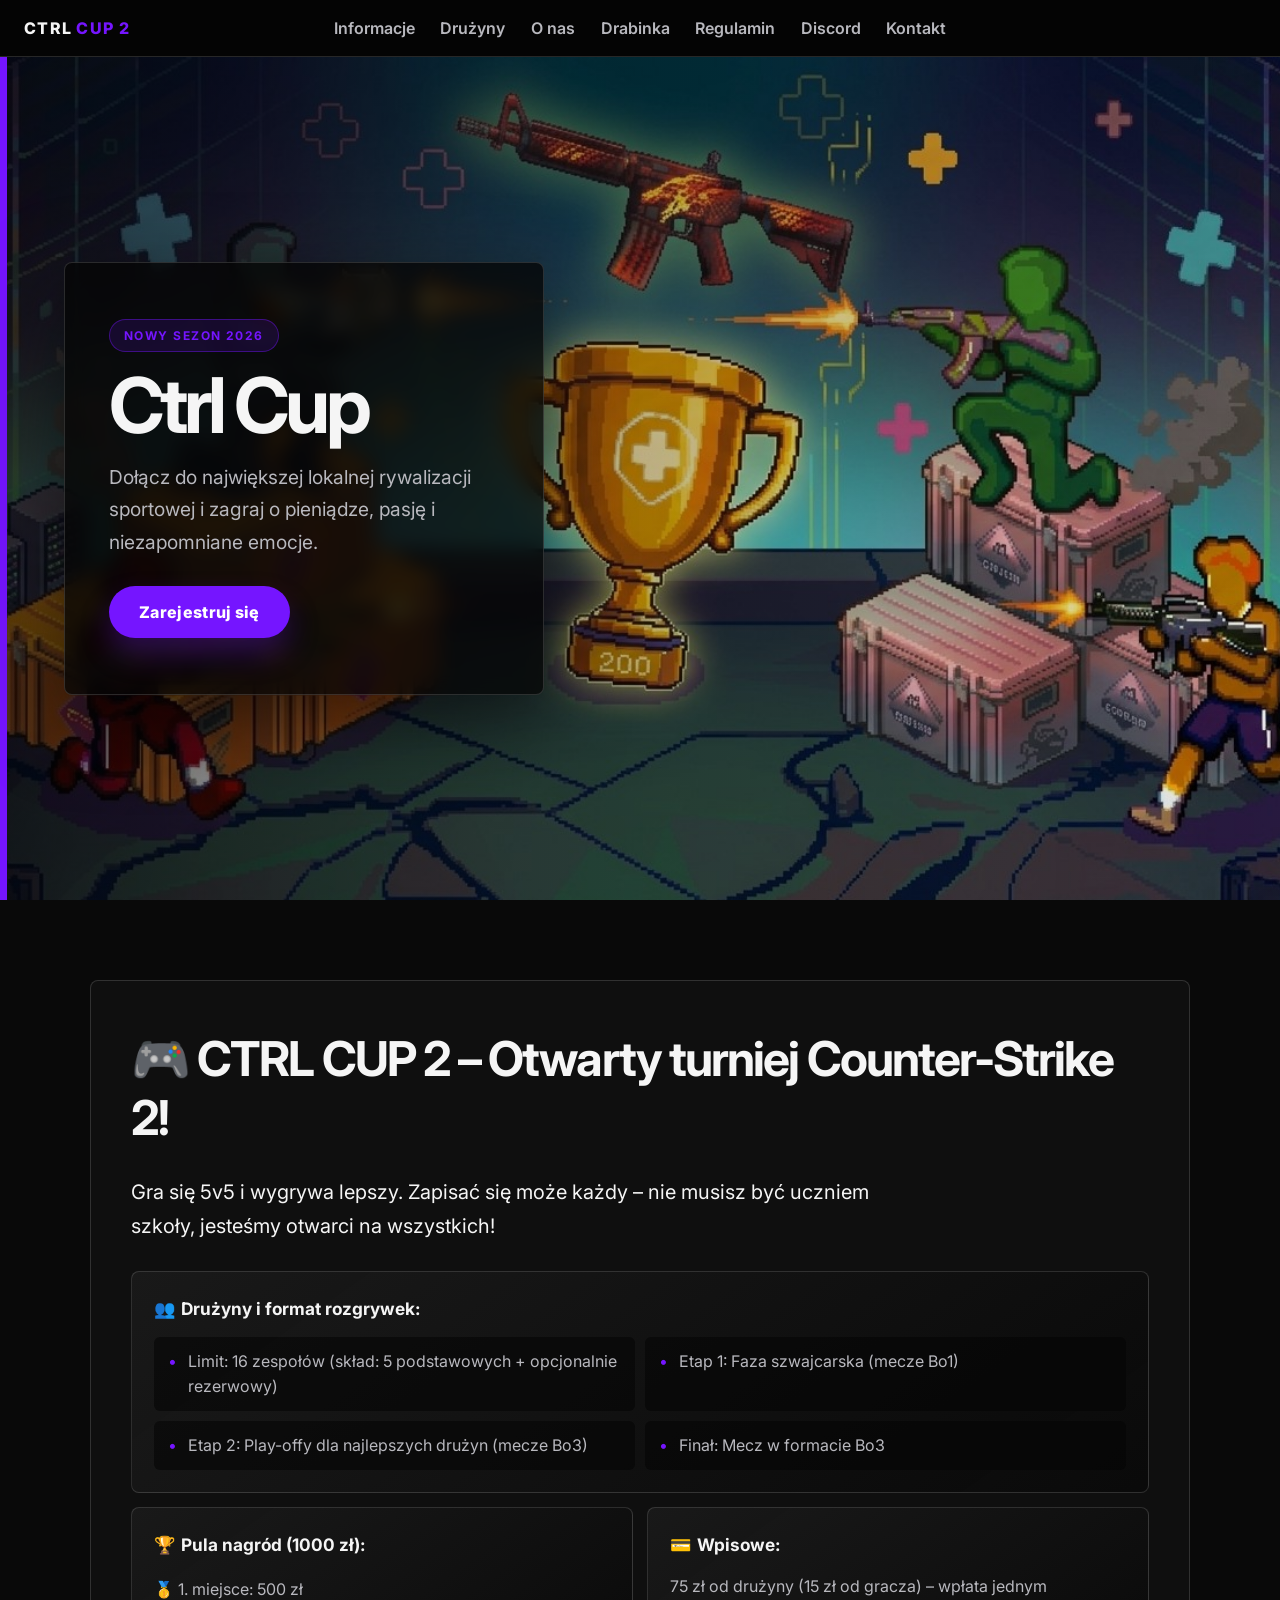
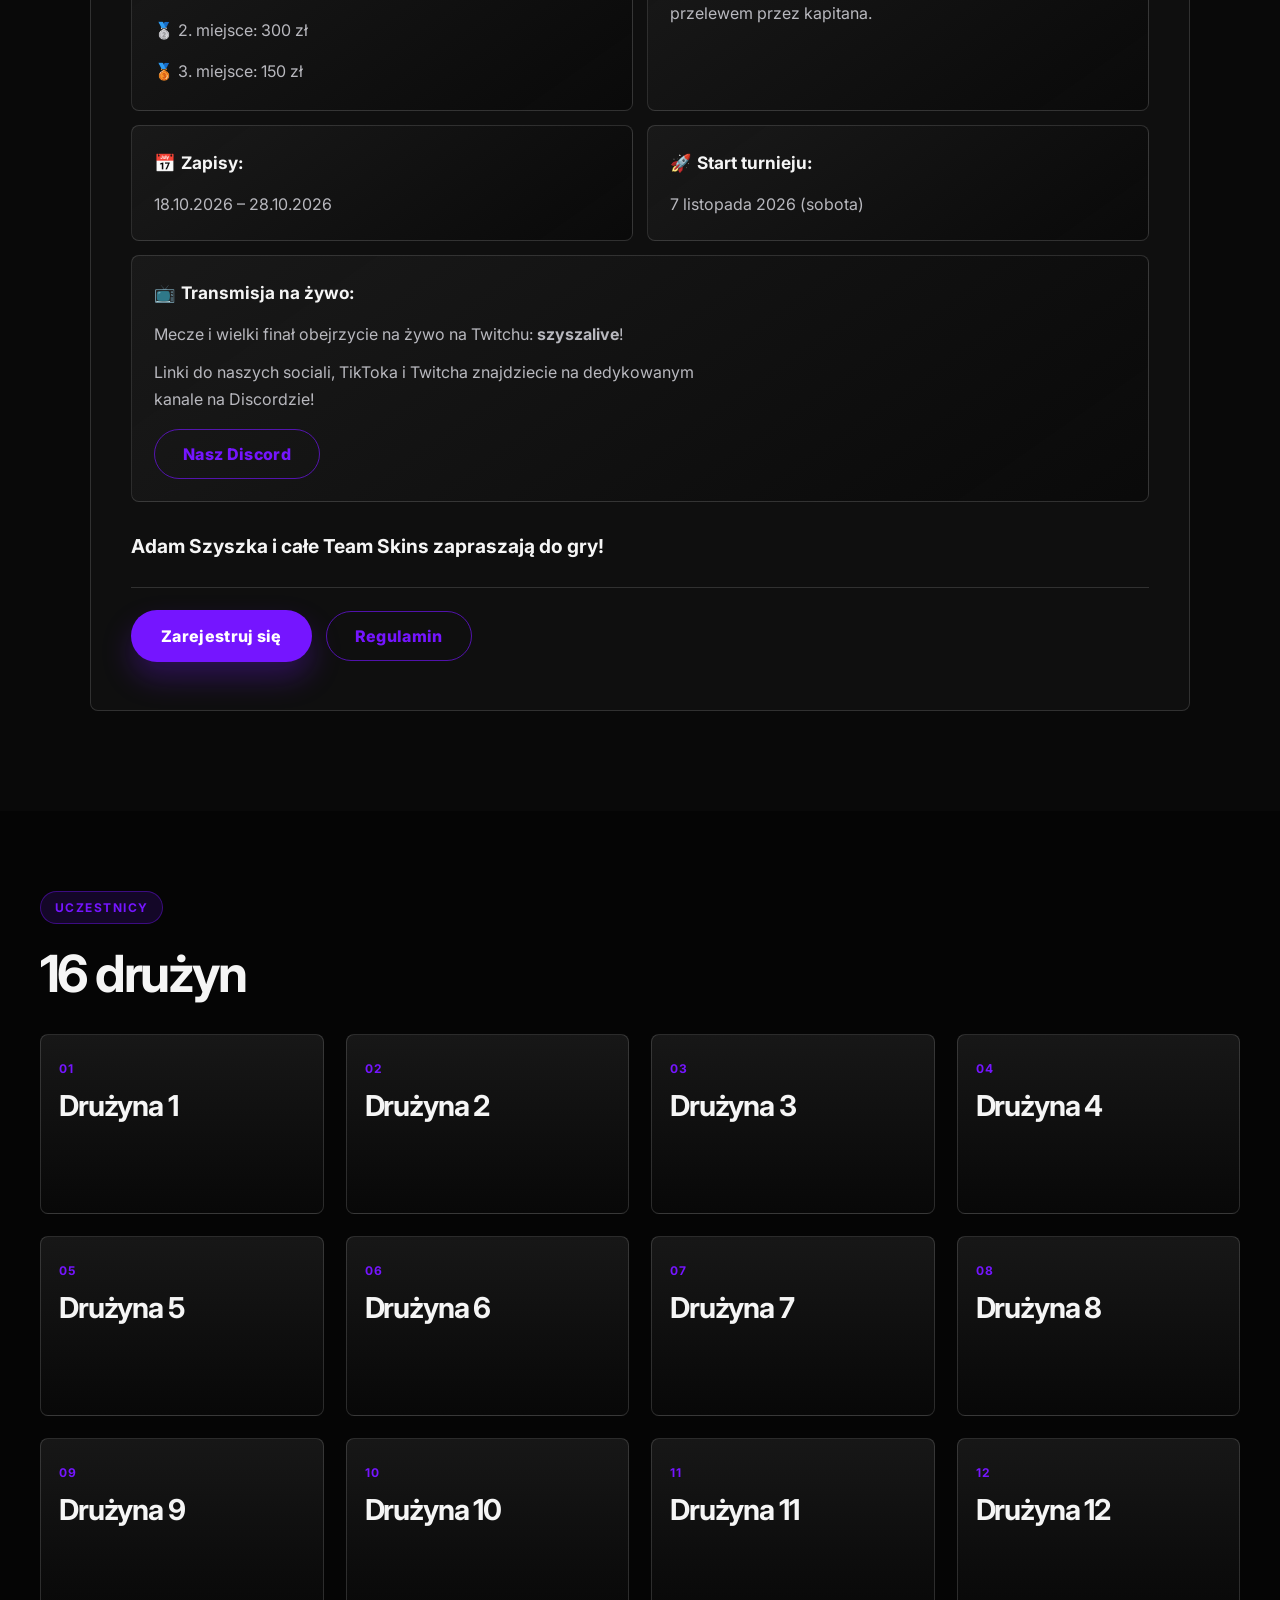
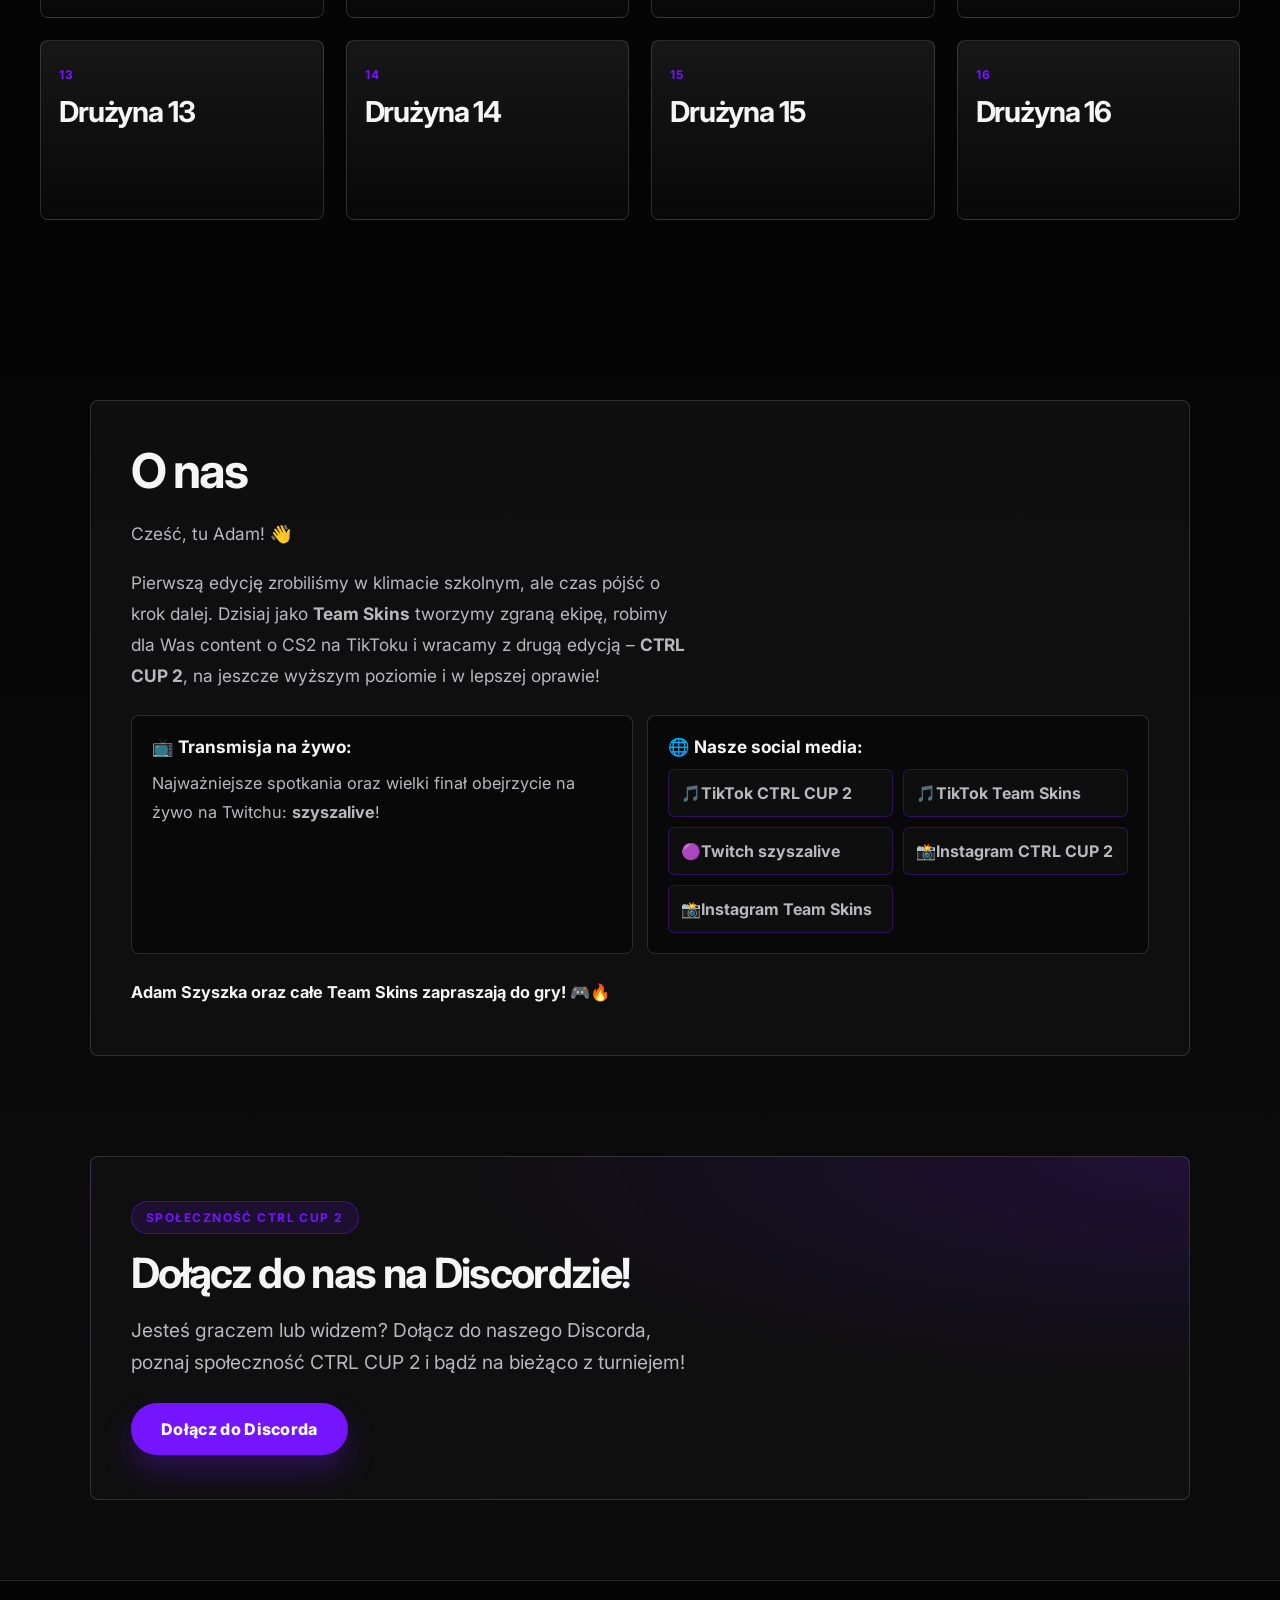
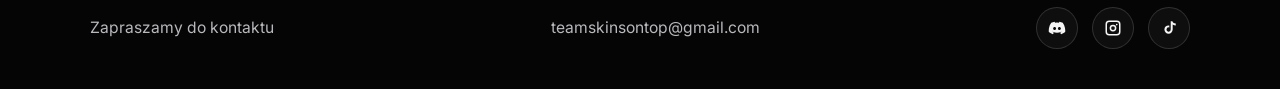
<file: index.html>
<!doctype html>
<html lang="pl">
  <head>
    <meta charset="UTF-8" />
    <meta name="viewport" content="width=device-width, initial-scale=1.0" />
    <title>Ctrl Cup</title>
    <meta
      name="description"
      content="Turniej Szyszka – sportowa rywalizacja w nowoczesnym, ciemnym stylu."
    />
    <link rel="preconnect" href="https://fonts.googleapis.com" />
    <link rel="preconnect" href="https://fonts.gstatic.com" crossorigin />
    <link
      href="https://fonts.googleapis.com/css2?family=Inter:wght@400;500;600;700;800&display=swap"
      rel="stylesheet"
    />
    <link rel="stylesheet" href="style.css" />
  </head>
  <body>
    <header class="topbar">
      <div class="topbar__inner">
        <a
          class="topbar__logo"
          href="index.html"
          aria-label="CTRL CUP 2 — strona główna"
        >
          CTRL <span>CUP 2</span>
        </a>
        <button
          class="topbar__toggle"
          type="button"
          aria-label="Otwórz menu"
          aria-expanded="false"
          aria-controls="main-menu"
        >
          <span></span>
          <span></span>
          <span></span>
        </button>
        <nav class="topbar__nav" id="main-menu" aria-label="Menu główne">
          <a href="#informacje">Informacje</a>
          <a href="#druzyny">Drużyny</a>
          <a href="#about">O nas</a>
          <a href="jce-cup-swiss.html">Drabinka</a>
          <a href="regulamin.html">Regulamin</a>
          <a href="#discord">Discord</a>
          <a href="#contact">Kontakt</a>
        </nav>
      </div>
    </header>

    <main>
      <section class="hero" id="info">
        <div class="hero__content">
          <span class="eyebrow">Nowy sezon 2026</span>
          <h1>Ctrl Cup</h1>
          <p>
            Dołącz do największej lokalnej rywalizacji sportowej i zagraj o
            pieniądze, pasję i niezapomniane emocje.
          </p>
          <a
            class="primary-button"
            href="https://forms.gle/97LuzkFLxZJKTamG8"
            target="_blank"
            rel="noopener noreferrer"
            >Zarejestruj się</a
          >
        </div>
      </section>

      <section class="info" id="informacje">
        <div class="info__container">
          <h2>
            🎮 <strong>CTRL CUP 2</strong> – Otwarty turniej Counter-Strike 2!
          </h2>
          <p class="info__intro">
            Gra się 5v5 i wygrywa lepszy. Zapisać się może każdy – nie musisz
            być uczniem szkoły, jesteśmy otwarci na wszystkich!
          </p>
          <div class="info__cards">
            <article class="info__card info__card--format">
              <p class="info__card-title">
                👥 <strong>Drużyny i format rozgrywek:</strong>
              </p>
              <ul>
                <li>
                  Limit: 16 zespołów (skład: 5 podstawowych + opcjonalnie
                  rezerwowy)
                </li>
                <li>Etap 1: Faza szwajcarska (mecze Bo1)</li>
                <li>Etap 2: Play-offy dla najlepszych drużyn (mecze Bo3)</li>
                <li>Finał: Mecz w formacie Bo3</li>
              </ul>
            </article>
            <article class="info__card">
              <p class="info__card-title">
                🏆 <strong>Pula nagród (1000 zł):</strong>
              </p>
              <ul class="info__prizes">
                <li>🥇 1. miejsce: 500 zł</li>
                <li>🥈 2. miejsce: 300 zł</li>
                <li>🥉 3. miejsce: 150 zł</li>
              </ul>
            </article>
            <article class="info__card">
              <p class="info__card-title">💳 <strong>Wpisowe:</strong></p>
              <p>
                75 zł od drużyny (15 zł od gracza) – wpłata jednym przelewem
                przez kapitana.
              </p>
            </article>
            <article class="info__card">
              <p class="info__card-title">📅 <strong>Zapisy:</strong></p>
              <p>18.10.2026 – 28.10.2026</p>
            </article>
            <article class="info__card">
              <p class="info__card-title">
                🚀 <strong>Start turnieju:</strong>
              </p>
              <p>7 listopada 2026 (sobota)</p>
            </article>
            <article class="info__card info__card--stream">
              <p class="info__card-title">
                📺 <strong>Transmisja na żywo:</strong>
              </p>
              <p>
                Mecze i wielki finał obejrzycie na żywo na Twitchu:
                <strong>szyszalive</strong>!
              </p>
              <p>
                Linki do naszych sociali, TikToka i Twitcha znajdziecie na
                dedykowanym kanale na Discordzie!
              </p>
              <a href="#discord" class="secondary-button">Nasz Discord</a>
            </article>
          </div>
          <p class="info__closing">
            Adam Szyszka i całe Team Skins zapraszają do gry!
          </p>
          <div class="info__actions">
            <a
              class="primary-button"
              href="https://forms.gle/97LuzkFLxZJKTamG8"
              target="_blank"
              rel="noopener noreferrer"
              >Zarejestruj się</a
            >
            <a href="regulamin.html" class="secondary-button">Regulamin</a>
          </div>
        </div>
      </section>

      <section class="teams" id="druzyny" aria-label="Drużyny turnieju">
        <div class="teams__container">
          <div class="teams__header">
            <span class="eyebrow">Uczestnicy</span>
            <h2>16 drużyn</h2>
          </div>

          <div class="team-grid">
            <article class="team-card">
              <div class="team-card__content">
                <span class="team-card__number">01</span>
                <h3>Drużyna 1</h3>
              </div>
              <ul class="team-card__players">
                <li>Gracz 1</li>
                <li>Gracz 2</li>
                <li>Gracz 3</li>
                <li>Gracz 4</li>
                <li>Gracz 5</li>
              </ul>
            </article>

            <article class="team-card">
              <div class="team-card__content">
                <span class="team-card__number">02</span>
                <h3>Drużyna 2</h3>
              </div>
              <ul class="team-card__players">
                <li>Gracz 1</li>
                <li>Gracz 2</li>
                <li>Gracz 3</li>
                <li>Gracz 4</li>
                <li>Gracz 5</li>
              </ul>
            </article>

            <article class="team-card">
              <div class="team-card__content">
                <span class="team-card__number">03</span>
                <h3>Drużyna 3</h3>
              </div>
              <ul class="team-card__players">
                <li>Gracz 1</li>
                <li>Gracz 2</li>
                <li>Gracz 3</li>
                <li>Gracz 4</li>
                <li>Gracz 5</li>
              </ul>
            </article>

            <article class="team-card">
              <div class="team-card__content">
                <span class="team-card__number">04</span>
                <h3>Drużyna 4</h3>
              </div>
              <ul class="team-card__players">
                <li>Gracz 1</li>
                <li>Gracz 2</li>
                <li>Gracz 3</li>
                <li>Gracz 4</li>
                <li>Gracz 5</li>
              </ul>
            </article>

            <article class="team-card">
              <div class="team-card__content">
                <span class="team-card__number">05</span>
                <h3>Drużyna 5</h3>
              </div>
              <ul class="team-card__players">
                <li>Gracz 1</li>
                <li>Gracz 2</li>
                <li>Gracz 3</li>
                <li>Gracz 4</li>
                <li>Gracz 5</li>
              </ul>
            </article>

            <article class="team-card">
              <div class="team-card__content">
                <span class="team-card__number">06</span>
                <h3>Drużyna 6</h3>
              </div>
              <ul class="team-card__players">
                <li>Gracz 1</li>
                <li>Gracz 2</li>
                <li>Gracz 3</li>
                <li>Gracz 4</li>
                <li>Gracz 5</li>
              </ul>
            </article>

            <article class="team-card">
              <div class="team-card__content">
                <span class="team-card__number">07</span>
                <h3>Drużyna 7</h3>
              </div>
              <ul class="team-card__players">
                <li>Gracz 1</li>
                <li>Gracz 2</li>
                <li>Gracz 3</li>
                <li>Gracz 4</li>
                <li>Gracz 5</li>
              </ul>
            </article>

            <article class="team-card">
              <div class="team-card__content">
                <span class="team-card__number">08</span>
                <h3>Drużyna 8</h3>
              </div>
              <ul class="team-card__players">
                <li>Gracz 1</li>
                <li>Gracz 2</li>
                <li>Gracz 3</li>
                <li>Gracz 4</li>
                <li>Gracz 5</li>
              </ul>
            </article>

            <article class="team-card">
              <div class="team-card__content">
                <span class="team-card__number">09</span>
                <h3>Drużyna 9</h3>
              </div>
              <ul class="team-card__players">
                <li>Gracz 1</li>
                <li>Gracz 2</li>
                <li>Gracz 3</li>
                <li>Gracz 4</li>
                <li>Gracz 5</li>
              </ul>
            </article>

            <article class="team-card">
              <div class="team-card__content">
                <span class="team-card__number">10</span>
                <h3>Drużyna 10</h3>
              </div>
              <ul class="team-card__players">
                <li>Gracz 1</li>
                <li>Gracz 2</li>
                <li>Gracz 3</li>
                <li>Gracz 4</li>
                <li>Gracz 5</li>
              </ul>
            </article>

            <article class="team-card">
              <div class="team-card__content">
                <span class="team-card__number">11</span>
                <h3>Drużyna 11</h3>
              </div>
              <ul class="team-card__players">
                <li>Gracz 1</li>
                <li>Gracz 2</li>
                <li>Gracz 3</li>
                <li>Gracz 4</li>
                <li>Gracz 5</li>
              </ul>
            </article>

            <article class="team-card">
              <div class="team-card__content">
                <span class="team-card__number">12</span>
                <h3>Drużyna 12</h3>
              </div>
              <ul class="team-card__players">
                <li>Gracz 1</li>
                <li>Gracz 2</li>
                <li>Gracz 3</li>
                <li>Gracz 4</li>
                <li>Gracz 5</li>
              </ul>
            </article>

            <article class="team-card">
              <div class="team-card__content">
                <span class="team-card__number">13</span>
                <h3>Drużyna 13</h3>
              </div>
              <ul class="team-card__players">
                <li>Gracz 1</li>
                <li>Gracz 2</li>
                <li>Gracz 3</li>
                <li>Gracz 4</li>
                <li>Gracz 5</li>
              </ul>
            </article>

            <article class="team-card">
              <div class="team-card__content">
                <span class="team-card__number">14</span>
                <h3>Drużyna 14</h3>
              </div>
              <ul class="team-card__players">
                <li>Gracz 1</li>
                <li>Gracz 2</li>
                <li>Gracz 3</li>
                <li>Gracz 4</li>
                <li>Gracz 5</li>
              </ul>
            </article>

            <article class="team-card">
              <div class="team-card__content">
                <span class="team-card__number">15</span>
                <h3>Drużyna 15</h3>
              </div>
              <ul class="team-card__players">
                <li>Gracz 1</li>
                <li>Gracz 2</li>
                <li>Gracz 3</li>
                <li>Gracz 4</li>
                <li>Gracz 5</li>
              </ul>
            </article>

            <article class="team-card">
              <div class="team-card__content">
                <span class="team-card__number">16</span>
                <h3>Drużyna 16</h3>
              </div>
              <ul class="team-card__players">
                <li>Gracz 1</li>
                <li>Gracz 2</li>
                <li>Gracz 3</li>
                <li>Gracz 4</li>
                <li>Gracz 5</li>
              </ul>
            </article>
          </div>
        </div>
      </section>

      <section class="about" id="about">
        <div class="about__container">
          <div class="about__text">
            <h2>O nas</h2>
            <p class="about__greeting">Cześć, tu Adam! 👋</p>
            <p>
              Pierwszą edycję zrobiliśmy w klimacie szkolnym, ale czas pójść o
              krok dalej. Dzisiaj jako <strong>Team Skins</strong> tworzymy
              zgraną ekipę, robimy dla Was content o CS2 na TikToku i wracamy z
              drugą edycją – <strong>CTRL CUP 2</strong>, na jeszcze wyższym
              poziomie i w lepszej oprawie!
            </p>
          </div>
          <div class="about__details">
            <article class="about__block">
              <h3>📺 <strong>Transmisja na żywo:</strong></h3>
              <p>
                Najważniejsze spotkania oraz wielki finał obejrzycie na żywo na
                Twitchu: <strong>szyszalive</strong>!
              </p>
            </article>
            <article class="about__block">
              <h3>🌐 <strong>Nasze social media:</strong></h3>
              <ul class="about__social-list">
                <li>
                  <a
                    href="https://www.tiktok.com/@ctrlcup2"
                    target="_blank"
                    rel="noopener noreferrer"
                    >🎵 <strong>TikTok CTRL CUP 2</strong></a
                  >
                </li>
                <li>
                  <a
                    href="https://www.tiktok.com/@teamskinsontop"
                    target="_blank"
                    rel="noopener noreferrer"
                    >🎵 <strong>TikTok Team Skins</strong></a
                  >
                </li>
                <li>
                  <a
                    href="https://www.twitch.tv/szyszalive"
                    target="_blank"
                    rel="noopener noreferrer"
                    >🟣 <strong>Twitch szyszalive</strong></a
                  >
                </li>
                <li>
                  <a
                    href="https://www.instagram.com/_ctrlcup2/"
                    target="_blank"
                    rel="noopener noreferrer"
                    >📸 <strong>Instagram CTRL CUP 2</strong></a
                  >
                </li>
                <li>
                  <a
                    href="https://www.instagram.com/teamskinsontop/"
                    target="_blank"
                    rel="noopener noreferrer"
                    >📸 <strong>Instagram Team Skins</strong></a
                  >
                </li>
              </ul>
            </article>
          </div>
          <p class="about__closing">
            Adam Szyszka oraz całe <strong>Team Skins</strong> zapraszają do
            gry! 🎮🔥
          </p>
        </div>
      </section>

      <section class="discord" id="discord">
        <div class="discord__container">
          <span class="eyebrow">Społeczność CTRL CUP 2</span>
          <h2>Dołącz do nas na Discordzie!</h2>
          <p>
            Jesteś graczem lub widzem? Dołącz do naszego Discorda, poznaj
            społeczność CTRL CUP 2 i bądź na bieżąco z turniejem!
          </p>
          <a
            class="primary-button"
            id="discord-join"
            href="https://discord.gg/dxQ3wvkEyY"
            target="_blank"
            rel="noopener noreferrer"
          >
            Dołącz do Discorda
          </a>
        </div>
      </section>
    </main>

    <footer class="footer" id="contact">
      <div class="footer__container">
        <p>Zapraszamy do kontaktu</p>
        <a href="mailto:teamskinsontop@gmail.com">teamskinsontop@gmail.com</a>
        <div class="footer__socials">
          <a
            href="https://discord.gg/dxQ3wvkEyY"
            target="_blank"
            rel="noopener noreferrer"
            aria-label="Discord"
          >
            <svg viewBox="0 0 24 24" aria-hidden="true">
              <path
                d="M19.7 5.1A18.4 18.4 0 0 0 15.2 3.7l-.6 1.2a17 17 0 0 0-5.2 0l-.6-1.2a18.4 18.4 0 0 0-4.5 1.4C1.5 9.3.7 13.4 1.1 17.4a18.5 18.5 0 0 0 5.5 2.8l1.2-2a11.9 11.9 0 0 1-1.9-.9l.5-.4a13.2 13.2 0 0 0 11.2 0l.5.4a11.9 11.9 0 0 1-1.9.9l1.2 2a18.5 18.5 0 0 0 5.5-2.8c.5-4.7-.8-8.8-3.2-12.3ZM8.8 14.7c-1.1 0-2-.9-2-2s.9-2 2-2 2 .9 2 2-.9 2-2 2Zm6.4 0c-1.1 0-2-.9-2-2s.9-2 2-2 2 .9 2 2-.9 2-2 2Z"
              />
            </svg>
          </a>
          <a
            href="https://www.instagram.com/_ctrlcup2/"
            target="_blank"
            rel="noreferrer"
            aria-label="Instagram"
          >
            <svg viewBox="0 0 24 24" aria-hidden="true">
              <path
                d="M7 2h10a5 5 0 0 1 5 5v10a5 5 0 0 1-5 5H7a5 5 0 0 1-5-5V7a5 5 0 0 1 5-5Zm0 2a3 3 0 0 0-3 3v10a3 3 0 0 0 3 3h10a3 3 0 0 0 3-3V7a3 3 0 0 0-3-3H7Zm5 3.5A4.5 4.5 0 1 1 7.5 12 4.5 4.5 0 0 1 12 7.5Zm0 2A2.5 2.5 0 1 0 14.5 12 2.5 2.5 0 0 0 12 9.5Zm5-3.2a1.1 1.1 0 1 1-1.1 1.1 1.1 1.1 0 0 1 1.1-1.1Z"
              />
            </svg>
          </a>
          <a
            href="https://www.tiktok.com/@ctrlcup2"
            target="_blank"
            rel="noreferrer"
            aria-label="TikTok"
          >
            <svg viewBox="0 0 24 24" aria-hidden="true">
              <path
                d="M16.5 3c.8 1.8 2.2 3 4.5 3v2.6c-1.5 0-2.8-.4-4.1-1.3V14a5.5 5.5 0 1 1-5.5-5.5c.3 0 .7 0 1 .1v2.8a2.8 2.8 0 1 0 1.9 2.6V3h2.2Z"
              />
            </svg>
          </a>
        </div>
      </div>
    </footer>
    <script>
      const menuToggle = document.querySelector(".topbar__toggle");
      const mainMenu = document.querySelector(".topbar__nav");

      function setMenuOpen(isOpen) {
        menuToggle.setAttribute("aria-expanded", String(isOpen));
        menuToggle.setAttribute(
          "aria-label",
          isOpen ? "Zamknij menu" : "Otwórz menu",
        );
        mainMenu.classList.toggle("is-open", isOpen);
      }

      menuToggle.addEventListener("click", () => {
        setMenuOpen(menuToggle.getAttribute("aria-expanded") !== "true");
      });

      mainMenu.addEventListener("click", (event) => {
        if (event.target.closest("a")) setMenuOpen(false);
      });

      document.addEventListener("keydown", (event) => {
        if (event.key === "Escape") setMenuOpen(false);
      });
    </script>
  </body>
</html>
</file>
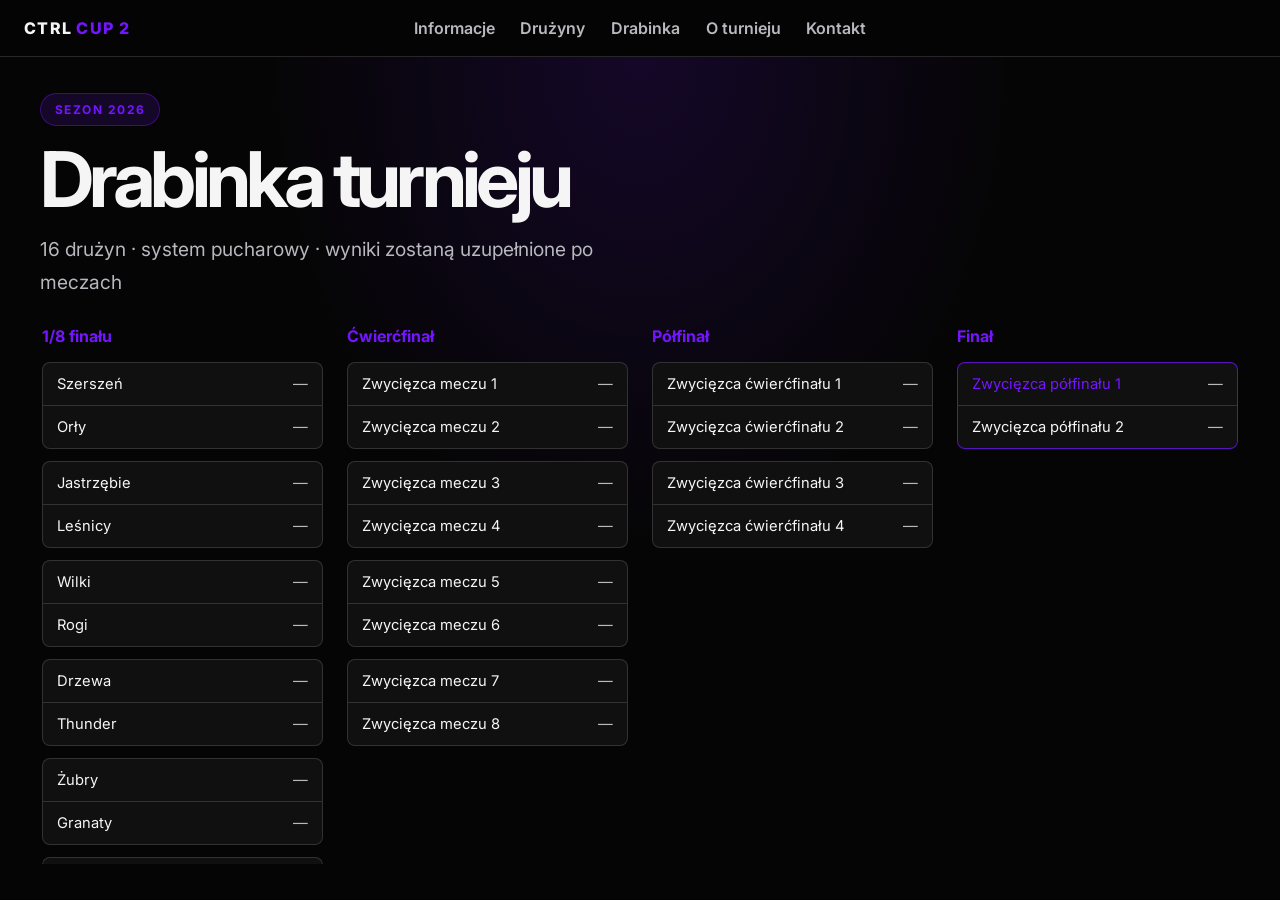
<file: drabinka copy.html>
<!doctype html>
<html lang="pl">
  <head>
    <meta charset="UTF-8" />
    <meta name="viewport" content="width=device-width, initial-scale=1.0" />
    <title>Drabinka | Turniej Szyszka</title>
    <meta
      name="description"
      content="Drabinka turnieju Szyszka. Sprawdź pary meczowe i kolejne rundy."
    />
    <link rel="preconnect" href="https://fonts.googleapis.com" />
    <link rel="preconnect" href="https://fonts.gstatic.com" crossorigin />
    <link
      href="https://fonts.googleapis.com/css2?family=Inter:wght@400;500;600;700;800&display=swap"
      rel="stylesheet"
    />
    <link rel="stylesheet" href="style.css" />
  </head>
  <body>
    <header class="topbar">
      <div class="topbar__inner">
        <a class="topbar__logo" href="index.html" aria-label="CTRL CUP 2 — strona główna">
          CTRL <span>CUP 2</span>
        </a>
        <button
          class="topbar__toggle"
          type="button"
          aria-label="Otwórz menu"
          aria-expanded="false"
          aria-controls="main-menu"
        >
          <span></span>
          <span></span>
          <span></span>
        </button>
        <nav class="topbar__nav" id="main-menu" aria-label="Menu główne">
          <a href="index.html#info">Informacje</a>
          <a href="index.html#druzyny">Drużyny</a>
          <a href="drabinka.html" aria-current="page">Drabinka</a>
          <a href="index.html#about">O turnieju</a>
          <a href="index.html#contact">Kontakt</a>
        </nav>
      </div>
    </header>

    <main class="bracket-page">
      <div class="bracket-page__container">
        <header class="bracket-page__header">
          <span class="eyebrow">Sezon 2026</span>
          <h1>Drabinka turnieju</h1>
          <p>
            16 drużyn · system pucharowy · wyniki zostaną uzupełnione po meczach
          </p>
        </header>

        <div class="bracket" aria-label="Drabinka turniejowa">
          <section class="bracket__round" aria-labelledby="round-1">
            <h2 id="round-1">1/8 finału</h2>
            <div class="bracket__matches">
              <article class="bracket-match">
                <div class="bracket-match__team">
                  Szerszeń <span class="bracket-match__score">—</span>
                </div>
                <div class="bracket-match__team">
                  Orły <span class="bracket-match__score">—</span>
                </div>
              </article>
              <article class="bracket-match">
                <div class="bracket-match__team">
                  Jastrzębie <span class="bracket-match__score">—</span>
                </div>
                <div class="bracket-match__team">
                  Leśnicy <span class="bracket-match__score">—</span>
                </div>
              </article>
              <article class="bracket-match">
                <div class="bracket-match__team">
                  Wilki <span class="bracket-match__score">—</span>
                </div>
                <div class="bracket-match__team">
                  Rogi <span class="bracket-match__score">—</span>
                </div>
              </article>
              <article class="bracket-match">
                <div class="bracket-match__team">
                  Drzewa <span class="bracket-match__score">—</span>
                </div>
                <div class="bracket-match__team">
                  Thunder <span class="bracket-match__score">—</span>
                </div>
              </article>
              <article class="bracket-match">
                <div class="bracket-match__team">
                  Żubry <span class="bracket-match__score">—</span>
                </div>
                <div class="bracket-match__team">
                  Granaty <span class="bracket-match__score">—</span>
                </div>
              </article>
              <article class="bracket-match">
                <div class="bracket-match__team">
                  Wicher <span class="bracket-match__score">—</span>
                </div>
                <div class="bracket-match__team">
                  Ogniki <span class="bracket-match__score">—</span>
                </div>
              </article>
              <article class="bracket-match">
                <div class="bracket-match__team">
                  Bloki <span class="bracket-match__score">—</span>
                </div>
                <div class="bracket-match__team">
                  Fala <span class="bracket-match__score">—</span>
                </div>
              </article>
              <article class="bracket-match">
                <div class="bracket-match__team">
                  Meteory <span class="bracket-match__score">—</span>
                </div>
                <div class="bracket-match__team">
                  Husaria <span class="bracket-match__score">—</span>
                </div>
              </article>
            </div>
          </section>

          <section class="bracket__round" aria-labelledby="round-2">
            <h2 id="round-2">Ćwierćfinał</h2>
            <div class="bracket__matches">
              <article class="bracket-match">
                <div class="bracket-match__team">
                  Zwycięzca meczu 1 <span class="bracket-match__score">—</span>
                </div>
                <div class="bracket-match__team">
                  Zwycięzca meczu 2 <span class="bracket-match__score">—</span>
                </div>
              </article>
              <article class="bracket-match">
                <div class="bracket-match__team">
                  Zwycięzca meczu 3 <span class="bracket-match__score">—</span>
                </div>
                <div class="bracket-match__team">
                  Zwycięzca meczu 4 <span class="bracket-match__score">—</span>
                </div>
              </article>
              <article class="bracket-match">
                <div class="bracket-match__team">
                  Zwycięzca meczu 5 <span class="bracket-match__score">—</span>
                </div>
                <div class="bracket-match__team">
                  Zwycięzca meczu 6 <span class="bracket-match__score">—</span>
                </div>
              </article>
              <article class="bracket-match">
                <div class="bracket-match__team">
                  Zwycięzca meczu 7 <span class="bracket-match__score">—</span>
                </div>
                <div class="bracket-match__team">
                  Zwycięzca meczu 8 <span class="bracket-match__score">—</span>
                </div>
              </article>
            </div>
          </section>

          <section class="bracket__round" aria-labelledby="round-3">
            <h2 id="round-3">Półfinał</h2>
            <div class="bracket__matches">
              <article class="bracket-match">
                <div class="bracket-match__team">
                  Zwycięzca ćwierćfinału 1
                  <span class="bracket-match__score">—</span>
                </div>
                <div class="bracket-match__team">
                  Zwycięzca ćwierćfinału 2
                  <span class="bracket-match__score">—</span>
                </div>
              </article>
              <article class="bracket-match">
                <div class="bracket-match__team">
                  Zwycięzca ćwierćfinału 3
                  <span class="bracket-match__score">—</span>
                </div>
                <div class="bracket-match__team">
                  Zwycięzca ćwierćfinału 4
                  <span class="bracket-match__score">—</span>
                </div>
              </article>
            </div>
          </section>

          <section class="bracket__round" aria-labelledby="round-4">
            <h2 id="round-4">Finał</h2>
            <div class="bracket__matches">
              <article class="bracket-match bracket-match--final">
                <div class="bracket-match__team">
                  Zwycięzca półfinału 1
                  <span class="bracket-match__score">—</span>
                </div>
                <div class="bracket-match__team">
                  Zwycięzca półfinału 2
                  <span class="bracket-match__score">—</span>
                </div>
              </article>
            </div>
          </section>
        </div>
      </div>
    </main>

    <script>
      const menuToggle = document.querySelector(".topbar__toggle");
      const mainMenu = document.querySelector(".topbar__nav");

      function setMenuOpen(isOpen) {
        menuToggle.setAttribute("aria-expanded", String(isOpen));
        menuToggle.setAttribute(
          "aria-label",
          isOpen ? "Zamknij menu" : "Otwórz menu",
        );
        mainMenu.classList.toggle("is-open", isOpen);
      }

      menuToggle.addEventListener("click", () => {
        setMenuOpen(menuToggle.getAttribute("aria-expanded") !== "true");
      });

      mainMenu.addEventListener("click", (event) => {
        if (event.target.closest("a")) setMenuOpen(false);
      });

      document.addEventListener("keydown", (event) => {
        if (event.key === "Escape") setMenuOpen(false);
      });
    </script>
  </body>
</html>
</file>
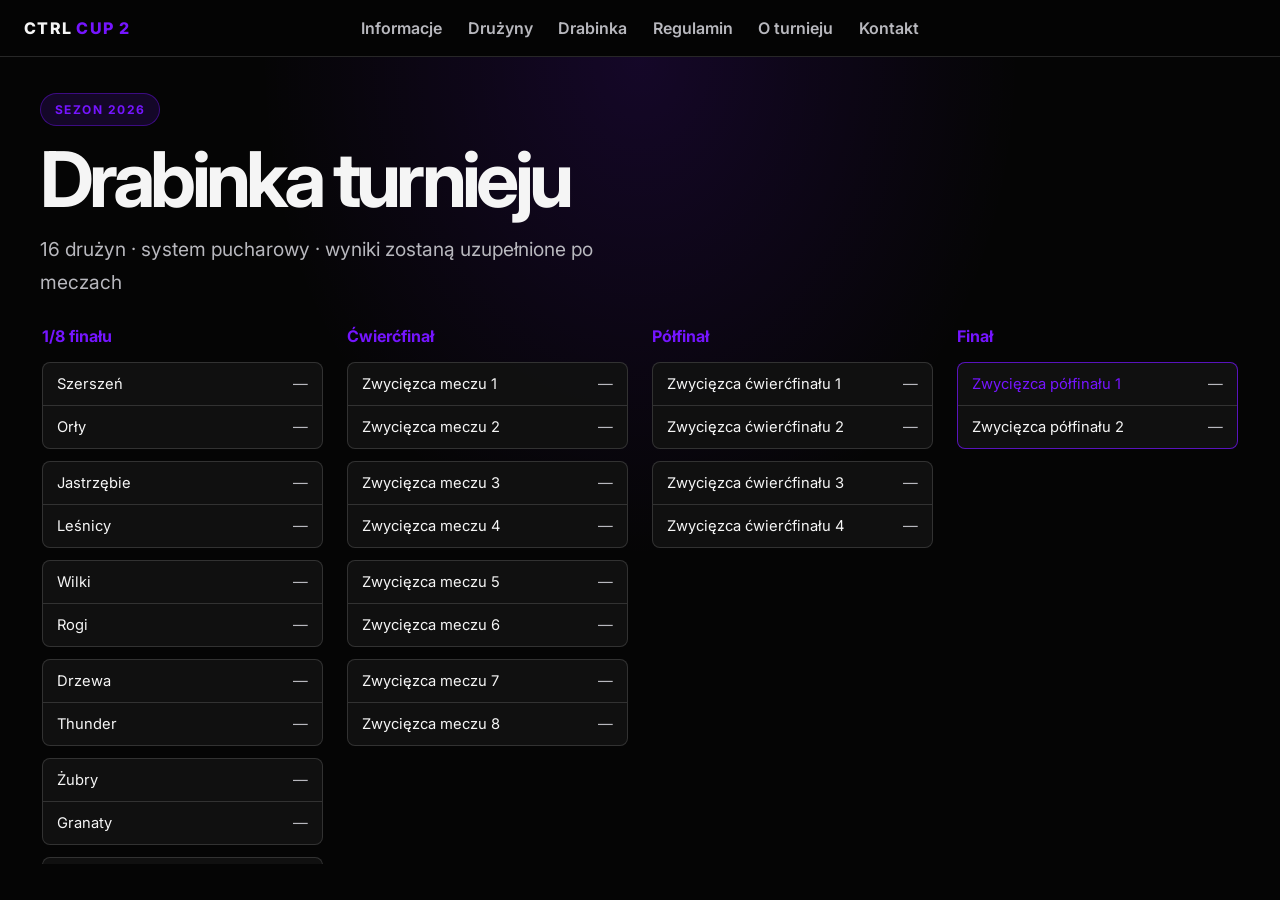
<file: drabinka.html>
<!doctype html>
<html lang="pl">
  <head>
    <meta charset="UTF-8" />
    <meta name="viewport" content="width=device-width, initial-scale=1.0" />
    <title>Drabinka | Turniej Szyszka</title>
    <meta
      name="description"
      content="Drabinka turnieju Szyszka. Sprawdź pary meczowe i kolejne rundy."
    />
    <link rel="preconnect" href="https://fonts.googleapis.com" />
    <link rel="preconnect" href="https://fonts.gstatic.com" crossorigin />
    <link
      href="https://fonts.googleapis.com/css2?family=Inter:wght@400;500;600;700;800&display=swap"
      rel="stylesheet"
    />
    <link rel="stylesheet" href="style.css" />
  </head>
  <body>
    <header class="topbar">
      <div class="topbar__inner">
        <a class="topbar__logo" href="index.html" aria-label="CTRL CUP 2 — strona główna">
          CTRL <span>CUP 2</span>
        </a>
        <button
          class="topbar__toggle"
          type="button"
          aria-label="Otwórz menu"
          aria-expanded="false"
          aria-controls="main-menu"
        >
          <span></span>
          <span></span>
          <span></span>
        </button>
        <nav class="topbar__nav" id="main-menu" aria-label="Menu główne">
          <a href="index.html#info">Informacje</a>
          <a href="index.html#druzyny">Drużyny</a>
          <a href="jce-cup-swiss.html">Drabinka</a>
          <a href="regulamin.html">Regulamin</a>
          <a href="index.html#informacje">O turnieju</a>
          <a href="index.html#contact">Kontakt</a>
        </nav>
      </div>
    </header>

    <main class="bracket-page">
      <div class="bracket-page__container">
        <header class="bracket-page__header">
          <span class="eyebrow">Sezon 2026</span>
          <h1>Drabinka turnieju</h1>
          <p>
            16 drużyn · system pucharowy · wyniki zostaną uzupełnione po meczach
          </p>
        </header>

        <div class="bracket" aria-label="Drabinka turniejowa">
          <section class="bracket__round" aria-labelledby="round-1">
            <h2 id="round-1">1/8 finału</h2>
            <div class="bracket__matches">
              <article class="bracket-match">
                <div class="bracket-match__team">
                  Szerszeń <span class="bracket-match__score">—</span>
                </div>
                <div class="bracket-match__team">
                  Orły <span class="bracket-match__score">—</span>
                </div>
              </article>
              <article class="bracket-match">
                <div class="bracket-match__team">
                  Jastrzębie <span class="bracket-match__score">—</span>
                </div>
                <div class="bracket-match__team">
                  Leśnicy <span class="bracket-match__score">—</span>
                </div>
              </article>
              <article class="bracket-match">
                <div class="bracket-match__team">
                  Wilki <span class="bracket-match__score">—</span>
                </div>
                <div class="bracket-match__team">
                  Rogi <span class="bracket-match__score">—</span>
                </div>
              </article>
              <article class="bracket-match">
                <div class="bracket-match__team">
                  Drzewa <span class="bracket-match__score">—</span>
                </div>
                <div class="bracket-match__team">
                  Thunder <span class="bracket-match__score">—</span>
                </div>
              </article>
              <article class="bracket-match">
                <div class="bracket-match__team">
                  Żubry <span class="bracket-match__score">—</span>
                </div>
                <div class="bracket-match__team">
                  Granaty <span class="bracket-match__score">—</span>
                </div>
              </article>
              <article class="bracket-match">
                <div class="bracket-match__team">
                  Wicher <span class="bracket-match__score">—</span>
                </div>
                <div class="bracket-match__team">
                  Ogniki <span class="bracket-match__score">—</span>
                </div>
              </article>
              <article class="bracket-match">
                <div class="bracket-match__team">
                  Bloki <span class="bracket-match__score">—</span>
                </div>
                <div class="bracket-match__team">
                  Fala <span class="bracket-match__score">—</span>
                </div>
              </article>
              <article class="bracket-match">
                <div class="bracket-match__team">
                  Meteory <span class="bracket-match__score">—</span>
                </div>
                <div class="bracket-match__team">
                  Husaria <span class="bracket-match__score">—</span>
                </div>
              </article>
            </div>
          </section>

          <section class="bracket__round" aria-labelledby="round-2">
            <h2 id="round-2">Ćwierćfinał</h2>
            <div class="bracket__matches">
              <article class="bracket-match">
                <div class="bracket-match__team">
                  Zwycięzca meczu 1 <span class="bracket-match__score">—</span>
                </div>
                <div class="bracket-match__team">
                  Zwycięzca meczu 2 <span class="bracket-match__score">—</span>
                </div>
              </article>
              <article class="bracket-match">
                <div class="bracket-match__team">
                  Zwycięzca meczu 3 <span class="bracket-match__score">—</span>
                </div>
                <div class="bracket-match__team">
                  Zwycięzca meczu 4 <span class="bracket-match__score">—</span>
                </div>
              </article>
              <article class="bracket-match">
                <div class="bracket-match__team">
                  Zwycięzca meczu 5 <span class="bracket-match__score">—</span>
                </div>
                <div class="bracket-match__team">
                  Zwycięzca meczu 6 <span class="bracket-match__score">—</span>
                </div>
              </article>
              <article class="bracket-match">
                <div class="bracket-match__team">
                  Zwycięzca meczu 7 <span class="bracket-match__score">—</span>
                </div>
                <div class="bracket-match__team">
                  Zwycięzca meczu 8 <span class="bracket-match__score">—</span>
                </div>
              </article>
            </div>
          </section>

          <section class="bracket__round" aria-labelledby="round-3">
            <h2 id="round-3">Półfinał</h2>
            <div class="bracket__matches">
              <article class="bracket-match">
                <div class="bracket-match__team">
                  Zwycięzca ćwierćfinału 1
                  <span class="bracket-match__score">—</span>
                </div>
                <div class="bracket-match__team">
                  Zwycięzca ćwierćfinału 2
                  <span class="bracket-match__score">—</span>
                </div>
              </article>
              <article class="bracket-match">
                <div class="bracket-match__team">
                  Zwycięzca ćwierćfinału 3
                  <span class="bracket-match__score">—</span>
                </div>
                <div class="bracket-match__team">
                  Zwycięzca ćwierćfinału 4
                  <span class="bracket-match__score">—</span>
                </div>
              </article>
            </div>
          </section>

          <section class="bracket__round" aria-labelledby="round-4">
            <h2 id="round-4">Finał</h2>
            <div class="bracket__matches">
              <article class="bracket-match bracket-match--final">
                <div class="bracket-match__team">
                  Zwycięzca półfinału 1
                  <span class="bracket-match__score">—</span>
                </div>
                <div class="bracket-match__team">
                  Zwycięzca półfinału 2
                  <span class="bracket-match__score">—</span>
                </div>
              </article>
            </div>
          </section>
        </div>
      </div>
    </main>

    <script>
      const menuToggle = document.querySelector(".topbar__toggle");
      const mainMenu = document.querySelector(".topbar__nav");

      function setMenuOpen(isOpen) {
        menuToggle.setAttribute("aria-expanded", String(isOpen));
        menuToggle.setAttribute(
          "aria-label",
          isOpen ? "Zamknij menu" : "Otwórz menu",
        );
        mainMenu.classList.toggle("is-open", isOpen);
      }

      menuToggle.addEventListener("click", () => {
        setMenuOpen(menuToggle.getAttribute("aria-expanded") !== "true");
      });

      mainMenu.addEventListener("click", (event) => {
        if (event.target.closest("a")) setMenuOpen(false);
      });

      document.addEventListener("keydown", (event) => {
        if (event.key === "Escape") setMenuOpen(false);
      });
    </script>
  </body>
</html>
</file>
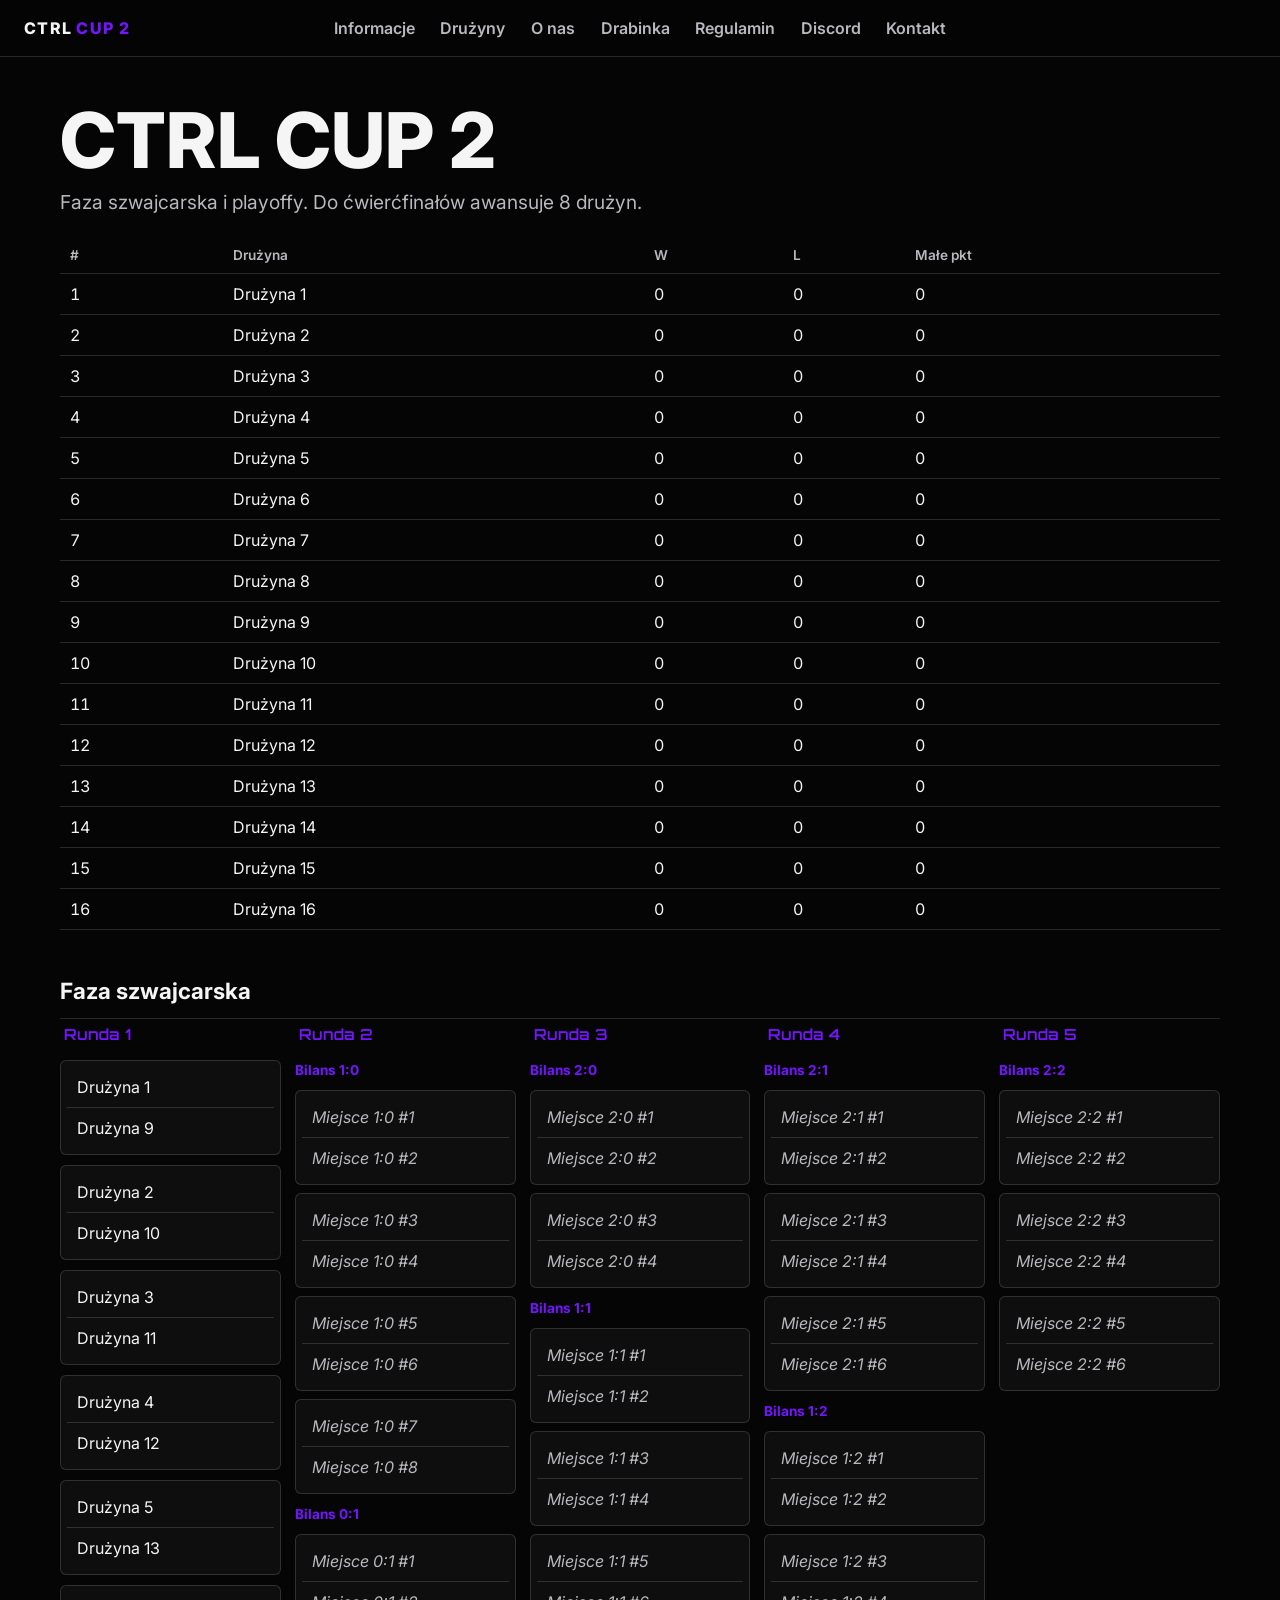
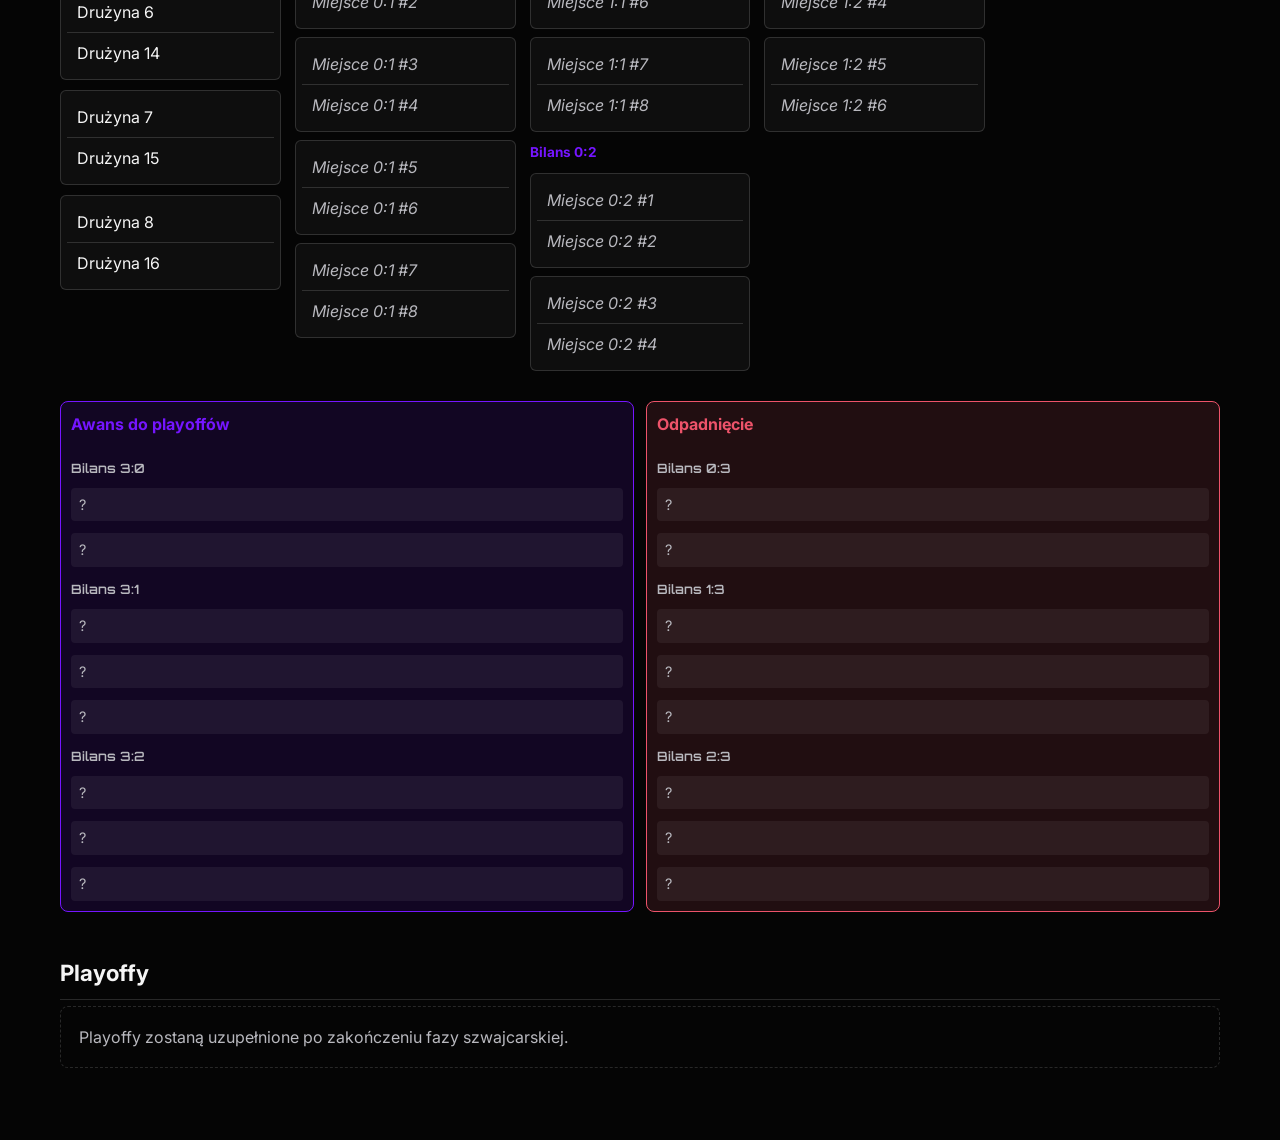
<file: jce-cup-swiss.html>
<!doctype html>
<html lang="pl">
  <head>
    <meta charset="utf-8" />
    <meta name="viewport" content="width=device-width, initial-scale=1" />
    <title>CTRL CUP 2 – Drabinka</title>
    <link rel="preconnect" href="https://fonts.googleapis.com" />
    <link rel="preconnect" href="https://fonts.gstatic.com" crossorigin />
    <link
      href="https://fonts.googleapis.com/css2?family=Inter:wght@400;600&family=Orbitron:wght@600;800&display=swap"
      rel="stylesheet"
    />
    <link rel="stylesheet" href="style.css" />
    <style>
      :root {
        --bg: #050505;
        --panel: rgba(17, 17, 17, 0.84);
        --line: rgba(255, 255, 255, 0.14);
        --txt: var(--text);
        --mut: var(--muted);
        --sand: var(--primary);
        --ct: var(--primary);
        --out: #ed536a;
        color-scheme: dark;
      }
      * {
        box-sizing: border-box;
      }
      body {
        margin: 0;
        background: var(--bg);
        color: var(--txt);
        font:
          16px/1.5 Inter,
          sans-serif;
      }
      .swiss-page {
        max-width: 1200px;
        margin: 0 auto;
        padding: 48px 20px 72px;
      }
      h1,
      h2,
      h3 {
        font-family: Inter, sans-serif;
        margin: 0;
      }
      h1 {
        font-size: clamp(2.8rem, 6vw, 5rem);
        font-weight: 800;
        letter-spacing: 0;
        color: var(--text);
      }
      h2 {
        font-size: 1.4rem;
        margin: 44px 0 6px;
      }
      .lead {
        color: var(--mut);
        max-width: 62ch;
        margin: 8px 0 0;
      }
      .rounds {
        overflow-x: auto;
        padding-bottom: 10px;
      }
      .swiss-board {
        display: grid;
        grid-template-columns: repeat(5, minmax(210px, 1fr));
        gap: 14px;
        min-width: 1100px;
      }
      .swiss-round {
        display: grid;
        align-content: start;
        gap: 10px;
      }
      .round-group {
        display: grid;
        gap: 8px;
      }
      .swiss-round h3 {
        padding: 0 4px 6px;
        color: var(--sand);
        font:
          600 0.95rem Orbitron,
          sans-serif;
      }
      .round-group > h4 {
        margin: 0 0 2px;
        color: var(--sand);
        font-size: 0.85rem;
      }
      .tbd {
        color: var(--mut);
        font-style: italic;
      }
      .record-groups {
        display: grid;
        grid-template-columns: repeat(2, minmax(240px, 1fr));
        gap: 12px;
        margin-top: 20px;
      }
      .record-groups .box h3 {
        margin-bottom: 10px;
        font-size: 1rem;
        color: inherit;
      }
      .record-groups .box.ok h3 {
        color: var(--ct);
      }
      .record-groups .box.no h3 {
        color: var(--out);
      }
      .record-groups .sl {
        margin-top: 6px;
      }
      .swiss,
      .swh {
        display: grid;
        grid-template-columns: repeat(5, minmax(210px, 1fr));
        gap: 10px 18px;
        min-width: 1100px;
      }
      .swh span {
        font:
          600 0.95rem Orbitron,
          sans-serif;
        color: var(--sand);
        padding: 0 4px 6px;
      }
      .swiss {
        grid-auto-rows: minmax(96px, auto);
      }
      .cell {
        display: flex;
        flex-direction: column;
        justify-content: center;
        gap: 6px;
        min-width: 0;
      }
      .cell h4 {
        margin: 0;
        font:
          600 0.8rem Orbitron,
          sans-serif;
        color: var(--mut);
      }
      .cell .m {
        margin: 0;
      }
      .box {
        border-radius: 8px;
        padding: 10px;
        justify-content: flex-start;
      }
      .box h4:not(:first-child) {
        margin-top: 8px;
      }
      .box.ok {
        background: rgba(117, 21, 255, 0.12);
        border: 1px solid var(--ct);
      }
      .box.no {
        background: rgba(237, 83, 106, 0.12);
        border: 1px solid var(--out);
      }
      .sl {
        padding: 6px 8px;
        background: rgba(255, 255, 255, 0.06);
        border-radius: 4px;
        font-size: 0.9rem;
      }
      .sl.q {
        color: var(--mut);
      }
      .rd h3 {
        font-size: 1rem;
        margin-bottom: 8px;
        color: var(--sand);
      }
      .ms {
        display: grid;
        grid-template-columns: repeat(auto-fill, minmax(260px, 1fr));
        gap: 8px;
      }
      .m {
        background: var(--panel);
        border: 1px solid var(--line);
        border-radius: 6px;
        padding: 6px;
      }
      .m small {
        display: block;
        color: var(--mut);
        font-size: 0.75rem;
        padding: 0 6px 4px;
      }
      .tm {
        display: block;
        border-radius: 4px;
        padding: 8px 10px;
      }
      .tm + .tm {
        border-top: 1px solid var(--line);
        border-radius: 0 0 4px 4px;
      }
      .tm.win {
        background: rgba(117, 21, 255, 0.2);
        color: #fff;
        font-weight: 600;
      }
      .tm.lose {
        color: var(--mut);
        text-decoration: line-through;
      }
      .tm.tbd {
        color: var(--mut);
        font-style: italic;
      }
      .tablewrap {
        overflow-x: auto;
        margin-top: 18px;
      }
      table {
        width: 100%;
        border-collapse: collapse;
        min-width: 480px;
      }
      th,
      td {
        padding: 8px 10px;
        text-align: left;
        border-bottom: 1px solid var(--line);
      }
      th {
        color: var(--mut);
        font-weight: 600;
        font-size: 0.85rem;
      }
      td.n {
        font-variant-numeric: tabular-nums;
      }
      tr.up td:first-child {
        box-shadow: inset 3px 0 var(--ct);
      }
      tr.dn td:first-child {
        box-shadow: inset 3px 0 var(--out);
      }
      tr.dn td {
        color: var(--mut);
      }
      .st-up {
        color: var(--ct);
      }
      .st-dn {
        color: var(--out);
      }
      .br {
        display: grid;
        grid-template-columns: repeat(3, 1fr);
        gap: 20px;
        margin-top: 16px;
      }
      .col {
        display: flex;
        flex-direction: column;
        justify-content: space-around;
        gap: 16px;
      }
      .col h3 {
        font-size: 0.95rem;
        color: var(--sand);
        text-align: center;
      }
      .champ {
        margin-top: 20px;
        padding: 22px;
        border: 1px solid var(--sand);
        border-radius: 8px;
        text-align: center;
        font-family: Orbitron, sans-serif;
        font-size: 1.4rem;
        color: var(--sand);
      }
      .empty {
        padding: 18px;
        border: 1px dashed var(--line);
        border-radius: 8px;
        color: var(--mut);
      }
      @media (max-width: 760px) {
        .br {
          grid-template-columns: 1fr;
        }
        .record-groups {
          grid-template-columns: 1fr;
        }
      }
      .swiss-page h2 {
        padding-bottom: 10px;
        border-bottom: 1px solid var(--line);
      }
      .swiss-page p {
        max-width: none;
      }
      @media (max-width: 700px) {
        .swiss-page {
          padding: 32px 20px 56px;
        }
        .swiss-page h1 {
          font-size: 2.6rem;
        }
      }
    </style>
  </head>
  <body>
    <header class="topbar">
      <div class="topbar__inner">
        <a
          class="topbar__logo"
          href="index.html"
          aria-label="CTRL CUP 2 — strona główna"
        >
          CTRL <span>CUP 2</span>
        </a>
        <button
          class="topbar__toggle"
          type="button"
          aria-label="Otwórz menu"
          aria-expanded="false"
          aria-controls="main-menu"
        >
          <span></span><span></span><span></span>
        </button>
        <nav class="topbar__nav" id="main-menu" aria-label="Menu główne">
          <a href="index.html#informacje">Informacje</a>
          <a href="index.html#druzyny">Drużyny</a>
          <a href="index.html#about">O nas</a>
          <a href="jce-cup-swiss.html" aria-current="page">Drabinka</a>
          <a href="regulamin.html">Regulamin</a>
          <a href="index.html#discord">Discord</a>
          <a href="index.html#contact">Kontakt</a>
        </nav>
      </div>
    </header>
    <main class="swiss-page">
      <h1>CTRL CUP 2</h1>
      <p class="lead">
        Faza szwajcarska i playoffy. Do ćwierćfinałów awansuje 8 drużyn.
      </p>

      <div class="tablewrap">
        <table>
          <thead>
            <tr>
              <th>#</th>
              <th>Drużyna</th>
              <th>W</th>
              <th>L</th>
              <th>Małe pkt</th>
            </tr>
          </thead>
          <tbody>
            <tr>
              <td class="n">1</td>
              <td>Drużyna 1</td>
              <td class="n">0</td>
              <td class="n">0</td>
              <td class="n">0</td>
            </tr>
            <tr>
              <td class="n">2</td>
              <td>Drużyna 2</td>
              <td class="n">0</td>
              <td class="n">0</td>
              <td class="n">0</td>
            </tr>
            <tr>
              <td class="n">3</td>
              <td>Drużyna 3</td>
              <td class="n">0</td>
              <td class="n">0</td>
              <td class="n">0</td>
            </tr>
            <tr>
              <td class="n">4</td>
              <td>Drużyna 4</td>
              <td class="n">0</td>
              <td class="n">0</td>
              <td class="n">0</td>
            </tr>
            <tr>
              <td class="n">5</td>
              <td>Drużyna 5</td>
              <td class="n">0</td>
              <td class="n">0</td>
              <td class="n">0</td>
            </tr>
            <tr>
              <td class="n">6</td>
              <td>Drużyna 6</td>
              <td class="n">0</td>
              <td class="n">0</td>
              <td class="n">0</td>
            </tr>
            <tr>
              <td class="n">7</td>
              <td>Drużyna 7</td>
              <td class="n">0</td>
              <td class="n">0</td>
              <td class="n">0</td>
            </tr>
            <tr>
              <td class="n">8</td>
              <td>Drużyna 8</td>
              <td class="n">0</td>
              <td class="n">0</td>
              <td class="n">0</td>
            </tr>
            <tr>
              <td class="n">9</td>
              <td>Drużyna 9</td>
              <td class="n">0</td>
              <td class="n">0</td>
              <td class="n">0</td>
            </tr>
            <tr>
              <td class="n">10</td>
              <td>Drużyna 10</td>
              <td class="n">0</td>
              <td class="n">0</td>
              <td class="n">0</td>
            </tr>
            <tr>
              <td class="n">11</td>
              <td>Drużyna 11</td>
              <td class="n">0</td>
              <td class="n">0</td>
              <td class="n">0</td>
            </tr>
            <tr>
              <td class="n">12</td>
              <td>Drużyna 12</td>
              <td class="n">0</td>
              <td class="n">0</td>
              <td class="n">0</td>
            </tr>
            <tr>
              <td class="n">13</td>
              <td>Drużyna 13</td>
              <td class="n">0</td>
              <td class="n">0</td>
              <td class="n">0</td>
            </tr>
            <tr>
              <td class="n">14</td>
              <td>Drużyna 14</td>
              <td class="n">0</td>
              <td class="n">0</td>
              <td class="n">0</td>
            </tr>
            <tr>
              <td class="n">15</td>
              <td>Drużyna 15</td>
              <td class="n">0</td>
              <td class="n">0</td>
              <td class="n">0</td>
            </tr>
            <tr>
              <td class="n">16</td>
              <td>Drużyna 16</td>
              <td class="n">0</td>
              <td class="n">0</td>
              <td class="n">0</td>
            </tr>
          </tbody>
        </table>
      </div>

      <h2>Faza szwajcarska</h2>
      <div class="rounds">
        <div class="swiss-board">
          <section class="swiss-round" aria-labelledby="swiss-round-1">
            <h3 id="swiss-round-1">Runda 1</h3>
            <div class="m">
              <div class="tm">Drużyna 1</div>
              <div class="tm">Drużyna 9</div>
            </div>
            <div class="m">
              <div class="tm">Drużyna 2</div>
              <div class="tm">Drużyna 10</div>
            </div>
            <div class="m">
              <div class="tm">Drużyna 3</div>
              <div class="tm">Drużyna 11</div>
            </div>
            <div class="m">
              <div class="tm">Drużyna 4</div>
              <div class="tm">Drużyna 12</div>
            </div>
            <div class="m">
              <div class="tm">Drużyna 5</div>
              <div class="tm">Drużyna 13</div>
            </div>
            <div class="m">
              <div class="tm">Drużyna 6</div>
              <div class="tm">Drużyna 14</div>
            </div>
            <div class="m">
              <div class="tm">Drużyna 7</div>
              <div class="tm">Drużyna 15</div>
            </div>
            <div class="m">
              <div class="tm">Drużyna 8</div>
              <div class="tm">Drużyna 16</div>
            </div>
          </section>

          <section class="swiss-round" aria-labelledby="swiss-round-2">
            <h3 id="swiss-round-2">Runda 2</h3>
            <div class="round-group">
              <h4>Bilans 1:0</h4>
              <div class="m">
                <div class="tm tbd">Miejsce 1:0 #1</div>
                <div class="tm tbd">Miejsce 1:0 #2</div>
              </div>
              <div class="m">
                <div class="tm tbd">Miejsce 1:0 #3</div>
                <div class="tm tbd">Miejsce 1:0 #4</div>
              </div>
              <div class="m">
                <div class="tm tbd">Miejsce 1:0 #5</div>
                <div class="tm tbd">Miejsce 1:0 #6</div>
              </div>
              <div class="m">
                <div class="tm tbd">Miejsce 1:0 #7</div>
                <div class="tm tbd">Miejsce 1:0 #8</div>
              </div>
            </div>
            <div class="round-group">
              <h4>Bilans 0:1</h4>
              <div class="m">
                <div class="tm tbd">Miejsce 0:1 #1</div>
                <div class="tm tbd">Miejsce 0:1 #2</div>
              </div>
              <div class="m">
                <div class="tm tbd">Miejsce 0:1 #3</div>
                <div class="tm tbd">Miejsce 0:1 #4</div>
              </div>
              <div class="m">
                <div class="tm tbd">Miejsce 0:1 #5</div>
                <div class="tm tbd">Miejsce 0:1 #6</div>
              </div>
              <div class="m">
                <div class="tm tbd">Miejsce 0:1 #7</div>
                <div class="tm tbd">Miejsce 0:1 #8</div>
              </div>
            </div>
          </section>

          <section class="swiss-round" aria-labelledby="swiss-round-3">
            <h3 id="swiss-round-3">Runda 3</h3>
            <div class="round-group">
              <h4>Bilans 2:0</h4>
              <div class="m">
                <div class="tm tbd">Miejsce 2:0 #1</div>
                <div class="tm tbd">Miejsce 2:0 #2</div>
              </div>
              <div class="m">
                <div class="tm tbd">Miejsce 2:0 #3</div>
                <div class="tm tbd">Miejsce 2:0 #4</div>
              </div>
            </div>
            <div class="round-group">
              <h4>Bilans 1:1</h4>
              <div class="m">
                <div class="tm tbd">Miejsce 1:1 #1</div>
                <div class="tm tbd">Miejsce 1:1 #2</div>
              </div>
              <div class="m">
                <div class="tm tbd">Miejsce 1:1 #3</div>
                <div class="tm tbd">Miejsce 1:1 #4</div>
              </div>
              <div class="m">
                <div class="tm tbd">Miejsce 1:1 #5</div>
                <div class="tm tbd">Miejsce 1:1 #6</div>
              </div>
              <div class="m">
                <div class="tm tbd">Miejsce 1:1 #7</div>
                <div class="tm tbd">Miejsce 1:1 #8</div>
              </div>
            </div>
            <div class="round-group">
              <h4>Bilans 0:2</h4>
              <div class="m">
                <div class="tm tbd">Miejsce 0:2 #1</div>
                <div class="tm tbd">Miejsce 0:2 #2</div>
              </div>
              <div class="m">
                <div class="tm tbd">Miejsce 0:2 #3</div>
                <div class="tm tbd">Miejsce 0:2 #4</div>
              </div>
            </div>
          </section>

          <section class="swiss-round" aria-labelledby="swiss-round-4">
            <h3 id="swiss-round-4">Runda 4</h3>
            <div class="round-group">
              <h4>Bilans 2:1</h4>
              <div class="m">
                <div class="tm tbd">Miejsce 2:1 #1</div>
                <div class="tm tbd">Miejsce 2:1 #2</div>
              </div>
              <div class="m">
                <div class="tm tbd">Miejsce 2:1 #3</div>
                <div class="tm tbd">Miejsce 2:1 #4</div>
              </div>
              <div class="m">
                <div class="tm tbd">Miejsce 2:1 #5</div>
                <div class="tm tbd">Miejsce 2:1 #6</div>
              </div>
            </div>
            <div class="round-group">
              <h4>Bilans 1:2</h4>
              <div class="m">
                <div class="tm tbd">Miejsce 1:2 #1</div>
                <div class="tm tbd">Miejsce 1:2 #2</div>
              </div>
              <div class="m">
                <div class="tm tbd">Miejsce 1:2 #3</div>
                <div class="tm tbd">Miejsce 1:2 #4</div>
              </div>
              <div class="m">
                <div class="tm tbd">Miejsce 1:2 #5</div>
                <div class="tm tbd">Miejsce 1:2 #6</div>
              </div>
            </div>
          </section>

          <section class="swiss-round" aria-labelledby="swiss-round-5">
            <h3 id="swiss-round-5">Runda 5</h3>
            <div class="round-group">
              <h4>Bilans 2:2</h4>
              <div class="m">
                <div class="tm tbd">Miejsce 2:2 #1</div>
                <div class="tm tbd">Miejsce 2:2 #2</div>
              </div>
              <div class="m">
                <div class="tm tbd">Miejsce 2:2 #3</div>
                <div class="tm tbd">Miejsce 2:2 #4</div>
              </div>
              <div class="m">
                <div class="tm tbd">Miejsce 2:2 #5</div>
                <div class="tm tbd">Miejsce 2:2 #6</div>
              </div>
            </div>
          </section>
        </div>
      </div>
      <div
        class="record-groups"
        aria-label="Miejsca kwalifikacji i odpadnięcia"
      >
        <section class="cell box ok">
          <h3>Awans do playoffów</h3>
          <h4>Bilans 3:0</h4>
          <div class="sl q">?</div>
          <div class="sl q">?</div>
          <h4>Bilans 3:1</h4>
          <div class="sl q">?</div>
          <div class="sl q">?</div>
          <div class="sl q">?</div>
          <h4>Bilans 3:2</h4>
          <div class="sl q">?</div>
          <div class="sl q">?</div>
          <div class="sl q">?</div>
        </section>
        <section class="cell box no">
          <h3>Odpadnięcie</h3>
          <h4>Bilans 0:3</h4>
          <div class="sl q">?</div>
          <div class="sl q">?</div>
          <h4>Bilans 1:3</h4>
          <div class="sl q">?</div>
          <div class="sl q">?</div>
          <div class="sl q">?</div>
          <h4>Bilans 2:3</h4>
          <div class="sl q">?</div>
          <div class="sl q">?</div>
          <div class="sl q">?</div>
        </section>
      </div>
      <h2>Playoffy</h2>
      <div class="empty">
        Playoffy zostaną uzupełnione po zakończeniu fazy szwajcarskiej.
      </div>
    </main>

    <script>
      const menuToggle = document.querySelector(".topbar__toggle");
      const mainMenu = document.querySelector(".topbar__nav");
      function setMenuOpen(isOpen) {
        menuToggle.setAttribute("aria-expanded", String(isOpen));
        menuToggle.setAttribute(
          "aria-label",
          isOpen ? "Zamknij menu" : "Otwórz menu",
        );
        mainMenu.classList.toggle("is-open", isOpen);
      }
      menuToggle.addEventListener("click", () =>
        setMenuOpen(menuToggle.getAttribute("aria-expanded") !== "true"),
      );
      mainMenu.addEventListener("click", (event) => {
        if (event.target.closest("a")) setMenuOpen(false);
      });
      document.addEventListener("keydown", (event) => {
        if (event.key === "Escape") setMenuOpen(false);
      });
    </script>
  </body>
</html>
</file>
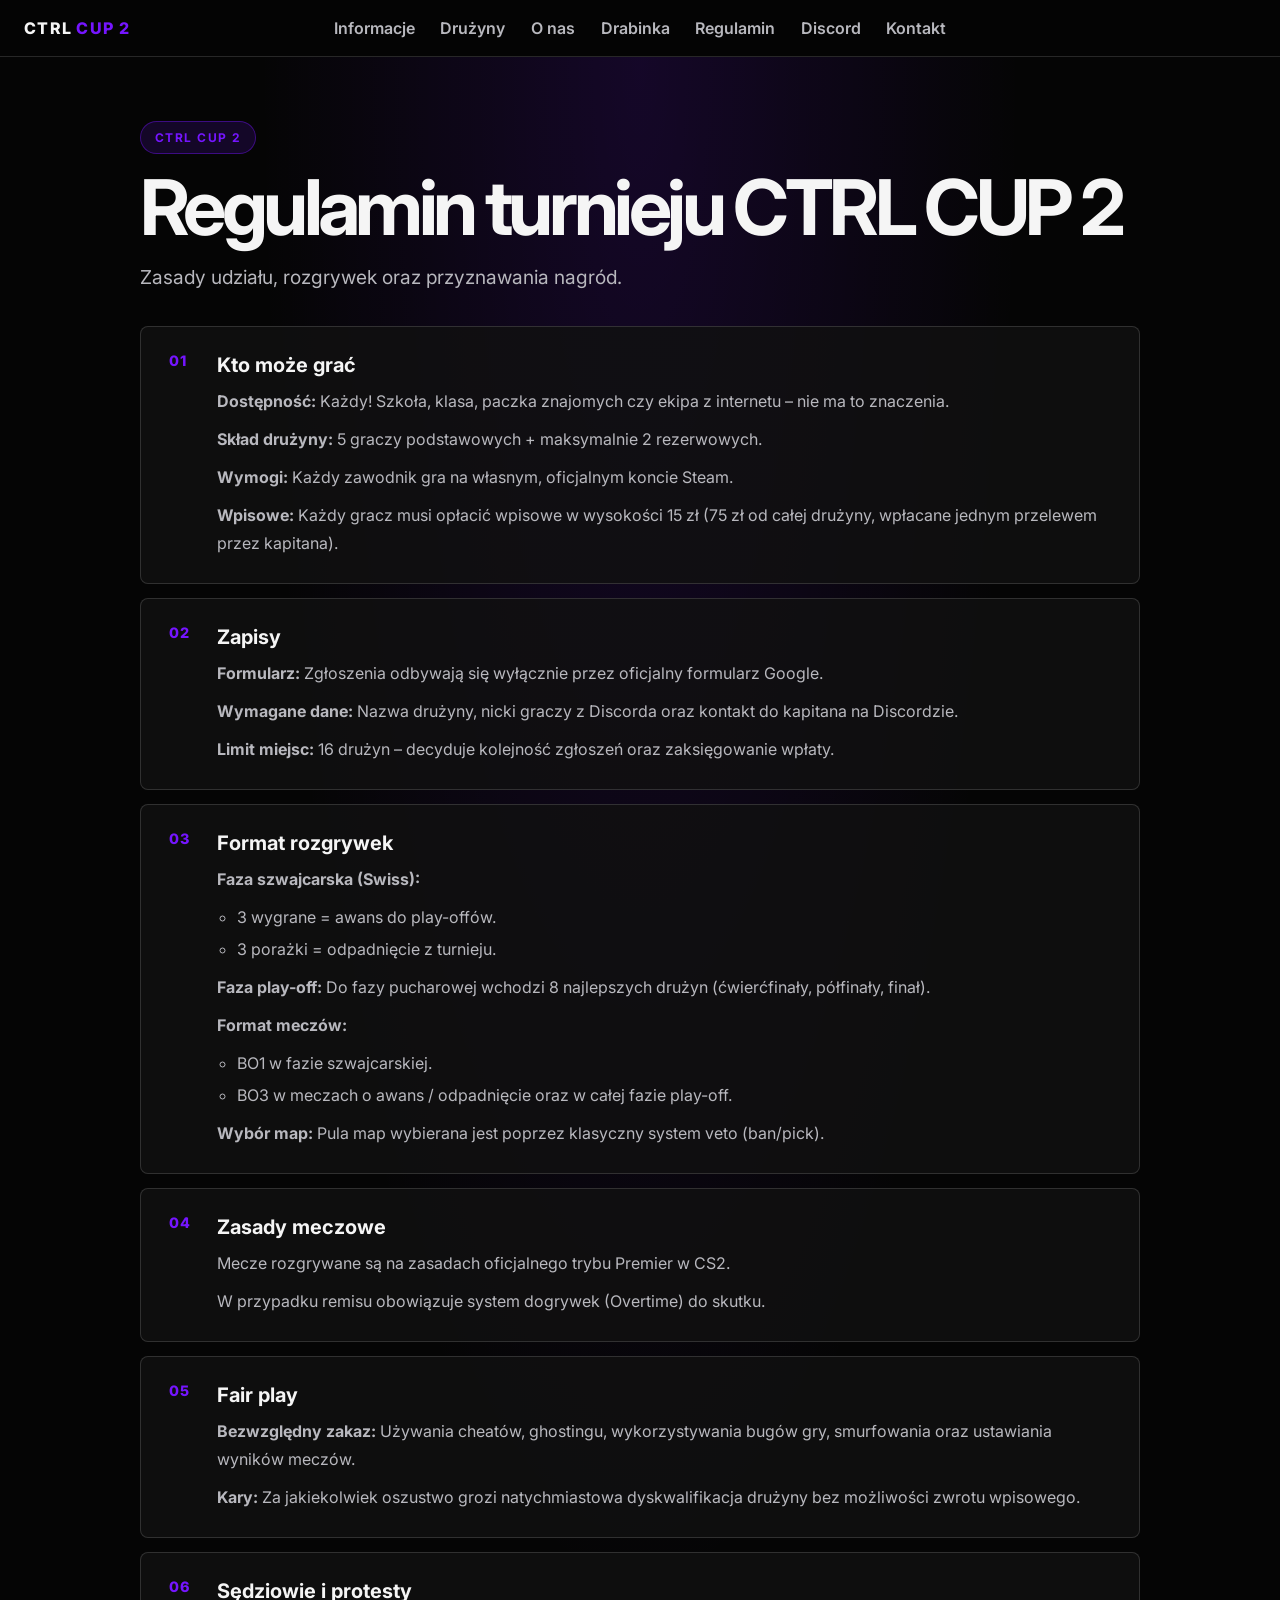
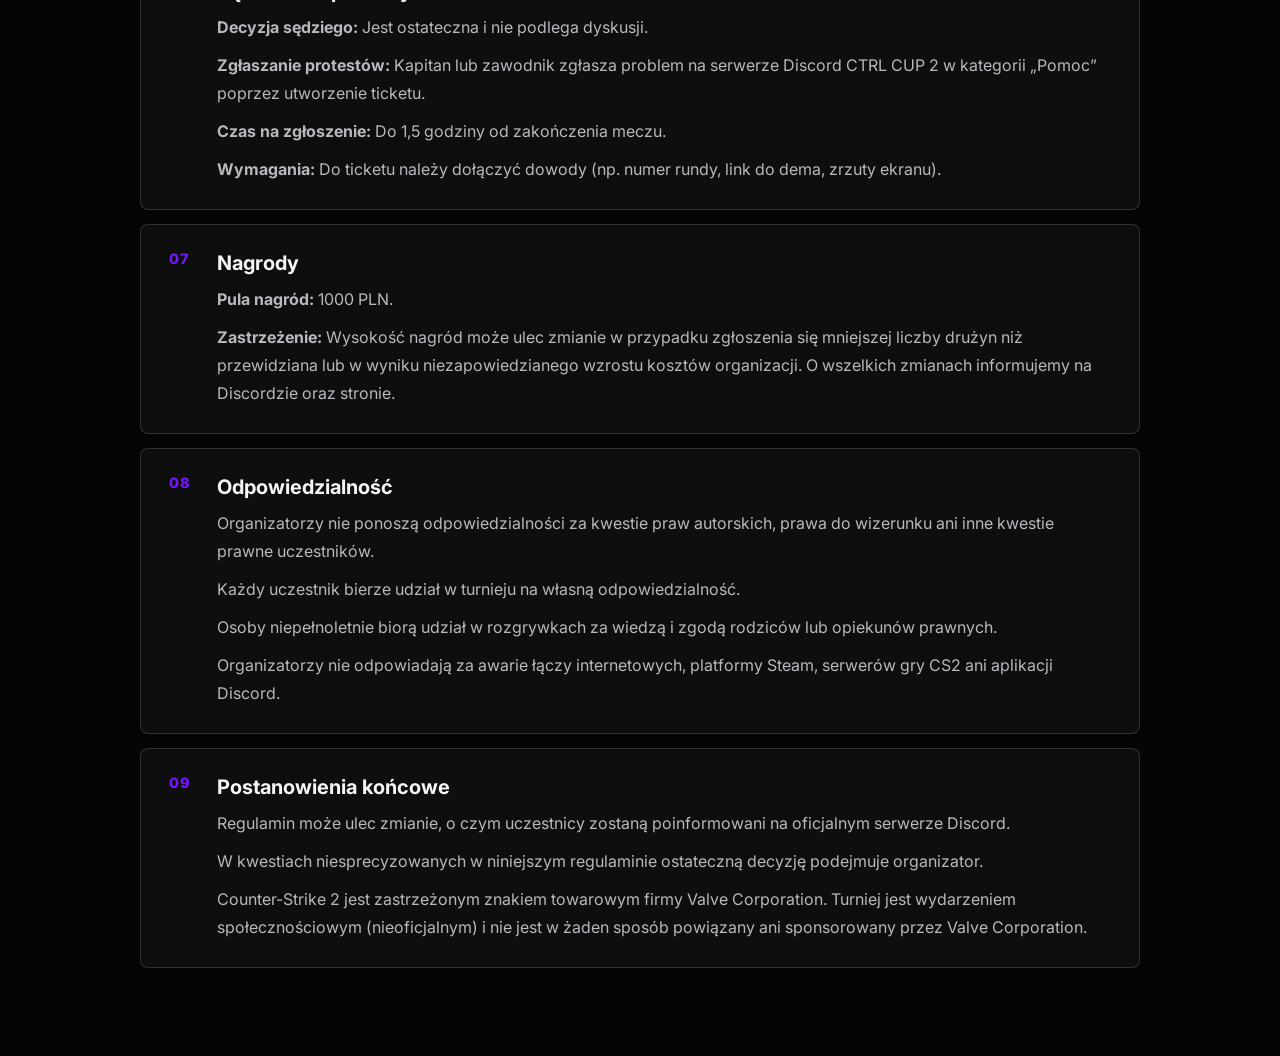
<file: regulamin.html>
<!doctype html>
<html lang="pl">
  <head>
    <meta charset="UTF-8" />
    <meta name="viewport" content="width=device-width, initial-scale=1.0" />
    <title>Regulamin | CTRL CUP 2</title>
    <meta
      name="description"
      content="Regulamin turnieju CTRL CUP 2 w Counter-Strike 2."
    />
    <link rel="preconnect" href="https://fonts.googleapis.com" />
    <link rel="preconnect" href="https://fonts.gstatic.com" crossorigin />
    <link
      href="https://fonts.googleapis.com/css2?family=Inter:wght@400;500;600;700;800&display=swap"
      rel="stylesheet"
    />
    <link rel="stylesheet" href="style.css" />
  </head>
  <body>
    <header class="topbar">
      <div class="topbar__inner">
        <a
          class="topbar__logo"
          href="index.html"
          aria-label="CTRL CUP 2 — strona główna"
        >
          CTRL <span>CUP 2</span>
        </a>
        <button
          class="topbar__toggle"
          type="button"
          aria-label="Otwórz menu"
          aria-expanded="false"
          aria-controls="main-menu"
        >
          <span></span>
          <span></span>
          <span></span>
        </button>
        <nav class="topbar__nav" id="main-menu" aria-label="Menu główne">
          <a href="index.html#informacje">Informacje</a>
          <a href="index.html#druzyny">Drużyny</a>
          <a href="index.html#about">O nas</a>
          <a href="jce-cup-swiss.html">Drabinka</a>
          <a href="regulamin.html" aria-current="page">Regulamin</a>
          <a href="index.html#discord">Discord</a>
          <a href="index.html#contact">Kontakt</a>
        </nav>
      </div>
    </header>

    <main class="rules-page">
      <div class="rules-page__container">
        <header class="rules-page__header">
          <span class="eyebrow">CTRL CUP 2</span>
          <h1>Regulamin turnieju CTRL CUP 2</h1>
          <p>Zasady udziału, rozgrywek oraz przyznawania nagród.</p>
        </header>

        <ol class="rules-list">
          <li>
            <h2>Kto może grać</h2>
            <p>
              <strong>Dostępność:</strong> Każdy! Szkoła, klasa, paczka
              znajomych czy ekipa z internetu – nie ma to znaczenia.
            </p>
            <p>
              <strong>Skład drużyny:</strong> 5 graczy podstawowych +
              maksymalnie 2 rezerwowych.
            </p>
            <p>
              <strong>Wymogi:</strong> Każdy zawodnik gra na własnym, oficjalnym
              koncie Steam.
            </p>
            <p>
              <strong>Wpisowe:</strong> Każdy gracz musi opłacić wpisowe w
              wysokości 15 zł (75 zł od całej drużyny, wpłacane jednym przelewem
              przez kapitana).
            </p>
          </li>
          <li>
            <h2>Zapisy</h2>
            <p>
              <strong>Formularz:</strong> Zgłoszenia odbywają się wyłącznie
              przez oficjalny formularz Google.
            </p>
            <p>
              <strong>Wymagane dane:</strong> Nazwa drużyny, nicki graczy z
              Discorda oraz kontakt do kapitana na Discordzie.
            </p>
            <p>
              <strong>Limit miejsc:</strong> 16 drużyn – decyduje kolejność
              zgłoszeń oraz zaksięgowanie wpłaty.
            </p>
          </li>
          <li>
            <h2>Format rozgrywek</h2>
            <p><strong>Faza szwajcarska (Swiss):</strong></p>
            <ul>
              <li>3 wygrane = awans do play-offów.</li>
              <li>3 porażki = odpadnięcie z turnieju.</li>
            </ul>
            <p>
              <strong>Faza play-off:</strong> Do fazy pucharowej wchodzi 8
              najlepszych drużyn (ćwierćfinały, półfinały, finał).
            </p>
            <p><strong>Format meczów:</strong></p>
            <ul>
              <li>BO1 w fazie szwajcarskiej.</li>
              <li>
                BO3 w meczach o awans / odpadnięcie oraz w całej fazie play-off.
              </li>
            </ul>
            <p>
              <strong>Wybór map:</strong> Pula map wybierana jest poprzez
              klasyczny system veto (ban/pick).
            </p>
          </li>
          <li>
            <h2>Zasady meczowe</h2>
            <p>
              Mecze rozgrywane są na zasadach oficjalnego trybu Premier w CS2.
            </p>
            <p>
              W przypadku remisu obowiązuje system dogrywek (Overtime) do
              skutku.
            </p>
          </li>
          <li>
            <h2>Fair play</h2>
            <p>
              <strong>Bezwzględny zakaz:</strong> Używania cheatów, ghostingu,
              wykorzystywania bugów gry, smurfowania oraz ustawiania wyników
              meczów.
            </p>
            <p>
              <strong>Kary:</strong> Za jakiekolwiek oszustwo grozi
              natychmiastowa dyskwalifikacja drużyny bez możliwości zwrotu
              wpisowego.
            </p>
          </li>
          <li>
            <h2>Sędziowie i protesty</h2>
            <p>
              <strong>Decyzja sędziego:</strong> Jest ostateczna i nie podlega
              dyskusji.
            </p>
            <p>
              <strong>Zgłaszanie protestów:</strong> Kapitan lub zawodnik
              zgłasza problem na serwerze Discord CTRL CUP 2 w kategorii „Pomoc”
              poprzez utworzenie ticketu.
            </p>
            <p>
              <strong>Czas na zgłoszenie:</strong> Do 1,5 godziny od zakończenia
              meczu.
            </p>
            <p>
              <strong>Wymagania:</strong> Do ticketu należy dołączyć dowody (np.
              numer rundy, link do dema, zrzuty ekranu).
            </p>
          </li>
          <li>
            <h2>Nagrody</h2>
            <p><strong>Pula nagród:</strong> 1000 PLN.</p>
            <p>
              <strong>Zastrzeżenie:</strong> Wysokość nagród może ulec zmianie w
              przypadku zgłoszenia się mniejszej liczby drużyn niż przewidziana
              lub w wyniku niezapowiedzianego wzrostu kosztów organizacji. O
              wszelkich zmianach informujemy na Discordzie oraz stronie.
            </p>
          </li>
          <li>
            <h2>Odpowiedzialność</h2>
            <p>
              Organizatorzy nie ponoszą odpowiedzialności za kwestie praw
              autorskich, prawa do wizerunku ani inne kwestie prawne
              uczestników.
            </p>
            <p>
              Każdy uczestnik bierze udział w turnieju na własną
              odpowiedzialność.
            </p>
            <p>
              Osoby niepełnoletnie biorą udział w rozgrywkach za wiedzą i zgodą
              rodziców lub opiekunów prawnych.
            </p>
            <p>
              Organizatorzy nie odpowiadają za awarie łączy internetowych,
              platformy Steam, serwerów gry CS2 ani aplikacji Discord.
            </p>
          </li>
          <li>
            <h2>Postanowienia końcowe</h2>
            <p>
              Regulamin może ulec zmianie, o czym uczestnicy zostaną
              poinformowani na oficjalnym serwerze Discord.
            </p>
            <p>
              W kwestiach niesprecyzowanych w niniejszym regulaminie ostateczną
              decyzję podejmuje organizator.
            </p>
            <p>
              Counter-Strike 2 jest zastrzeżonym znakiem towarowym firmy Valve
              Corporation. Turniej jest wydarzeniem społecznościowym
              (nieoficjalnym) i nie jest w żaden sposób powiązany ani
              sponsorowany przez Valve Corporation.
            </p>
          </li>
        </ol>
      </div>
    </main>

    <script>
      const menuToggle = document.querySelector(".topbar__toggle");
      const mainMenu = document.querySelector(".topbar__nav");

      function setMenuOpen(isOpen) {
        menuToggle.setAttribute("aria-expanded", String(isOpen));
        menuToggle.setAttribute(
          "aria-label",
          isOpen ? "Zamknij menu" : "Otwórz menu",
        );
        mainMenu.classList.toggle("is-open", isOpen);
      }

      menuToggle.addEventListener("click", () => {
        setMenuOpen(menuToggle.getAttribute("aria-expanded") !== "true");
      });

      mainMenu.addEventListener("click", (event) => {
        if (event.target.closest("a")) setMenuOpen(false);
      });

      document.addEventListener("keydown", (event) => {
        if (event.key === "Escape") setMenuOpen(false);
      });
    </script>
  </body>
</html>
</file>
<file: style.css>
:root {
  --topbar-height: 57px;
  --bg: #050505;
  --bg-2: #111111;
  --panel: rgba(15, 15, 15, 0.84);
  --primary: #7515ff;
  --primary-dark: #5f0de0;
  --text: #f5f5f5;
  --muted: #b8b8be;
  --line: rgba(255, 255, 255, 0.14);
}

* {
  box-sizing: border-box;
  margin: 0;
  padding: 0;
}

html {
  scroll-behavior: smooth;
  scroll-padding-top: 90px;
}

html,
body {
  min-height: 100%;
}

body {
  margin: 0;
  font-family: "Inter", sans-serif;
  color: var(--text);
  background: var(--bg);
}

main {
  width: 100%;
}

.topbar {
  position: sticky;
  top: 0;
  z-index: 100;
  background: rgba(5, 5, 5, 0.88);
  backdrop-filter: blur(12px);
  border-bottom: 1px solid var(--line);
}

.topbar__inner {
  width: 100%;
  padding: 0 24px;
  display: grid;
  grid-template-columns: 1fr auto 1fr;
  align-items: center;
}

.topbar__logo {
  flex: 0 0 auto;
  color: var(--text);
  font-size: 1rem;
  font-weight: 800;
  letter-spacing: 0.08em;
  text-decoration: none;
  white-space: nowrap;
}

.topbar__logo span {
  color: var(--primary);
}

.topbar__toggle {
  display: none;
}

.topbar__nav {
  grid-column: 2;
  height: 56px;
  padding: 0;
  display: flex;
  justify-content: center;
  align-items: center;
  gap: clamp(12px, 2vw, 28px);
  flex-wrap: wrap;
}

.topbar__nav a {
  color: var(--muted);
  text-decoration: none;
  font-weight: 600;
  transition: color 0.2s ease;
}

.topbar__nav a:hover {
  color: var(--text);
}

.hero {
  position: relative;
  min-height: calc(100vh - var(--topbar-height));
  min-height: calc(100dvh - var(--topbar-height));
  display: flex;
  align-items: center;
  justify-content: flex-start;
  padding: 60px 5vw;
  overflow: hidden;
  background: #050505;
}

.hero::before {
  position: absolute;
  inset: 0;
  content: "";
  background-image:
    linear-gradient(
      90deg,
      rgba(5, 5, 5, 0.62) 0%,
      rgba(5, 5, 5, 0.3) 38%,
      rgba(5, 5, 5, 0.08) 100%
    ),
    url("turniej2.jpg");
  background-size: cover;
  background-position: center;
}

.hero::after {
  position: absolute;
  inset: 0 auto 0 0;
  width: 7px;
  content: "";
  background: var(--primary);
}

.hero__content {
  width: min(480px, 100%);
  padding: 56px 44px;
  position: relative;
  z-index: 1;
  background: rgba(5, 5, 5, 0.78);
  border: 1px solid var(--line);
  border-radius: 8px;
  box-shadow: 0 25px 80px rgba(0, 0, 0, 0.55);
  backdrop-filter: blur(10px);
  text-align: left;
}

.eyebrow {
  display: inline-block;
  margin-bottom: 18px;
  padding: 8px 14px;
  border-radius: 999px;
  background: rgba(117, 21, 255, 0.14);
  border: 1px solid rgba(117, 21, 255, 0.42);
  color: var(--primary);
  font-size: 0.75rem;
  font-weight: 700;
  letter-spacing: 0.12em;
  text-transform: uppercase;
}

h1 {
  font-size: clamp(2.8rem, 6vw, 5rem);
  line-height: 0.95;
  letter-spacing: -0.06em;
  margin-bottom: 18px;
}

p {
  font-size: clamp(1rem, 2vw, 1.2rem);
  line-height: 1.7;
  color: var(--muted);
  max-width: 560px;
  margin-bottom: 28px;
}

button {
  border: none;
  border-radius: 999px;
  padding: 16px 30px;
  background: var(--primary);
  color: #ffffff;
  font-size: 1rem;
  font-weight: 800;
  letter-spacing: 0.02em;
  cursor: pointer;
  transition:
    transform 0.2s ease,
    box-shadow 0.2s ease;
  box-shadow: 0 16px 30px rgba(117, 21, 255, 0.28);
}

button:hover {
  transform: translateY(-2px);
  box-shadow: 0 20px 36px rgba(117, 21, 255, 0.42);
}

.info {
  background: #090909;
  padding: 80px 20px 100px;
}

.info__container {
  max-width: 1100px;
  margin: 0 auto;
  background: rgba(17, 17, 17, 0.84);
  border: 1px solid var(--line);
  border-radius: 8px;
  padding: 48px 40px;
}

.info h2 {
  font-size: clamp(2rem, 4vw, 3rem);
  margin-bottom: 28px;
  letter-spacing: -0.04em;
}

.info__list {
  display: grid;
  gap: 16px;
  margin-bottom: 30px;
}

.info__list p {
  margin: 0;
  color: var(--muted);
  font-size: 1.05rem;
}

.info__intro {
  max-width: 760px;
  margin: 0 0 28px;
  color: var(--text);
  font-size: clamp(1.05rem, 2vw, 1.25rem);
}

.info__cards {
  display: grid;
  grid-template-columns: repeat(2, minmax(0, 1fr));
  gap: 14px;
}

.info__card {
  padding: 22px;
  border: 1px solid var(--line);
  border-radius: 8px;
  background: linear-gradient(
    145deg,
    rgba(28, 28, 28, 0.82),
    rgba(8, 8, 8, 0.72)
  );
}

.info__card--format,
.info__card--stream {
  grid-column: 1 / -1;
}

.info__card-title {
  margin: 0 0 14px;
  color: var(--text);
  font-size: 1.08rem;
}

.info__card p:not(.info__card-title) {
  margin: 0;
  font-size: 1rem;
}

.info__card--stream .info__card-title + p + p {
  margin-top: 10px;
}

.info__card ul {
  display: grid;
  grid-template-columns: repeat(2, minmax(0, 1fr));
  gap: 10px;
  list-style: none;
}

.info__card li {
  position: relative;
  padding: 12px 14px 12px 34px;
  border-radius: 6px;
  background: rgba(5, 5, 5, 0.58);
  color: var(--muted);
  line-height: 1.55;
}

.info__card li::before {
  position: absolute;
  left: 14px;
  color: var(--primary);
  content: "•";
}

.info__card .info__prizes {
  grid-template-columns: 1fr;
  gap: 8px;
}

.info__card .info__prizes li {
  padding: 4px 0;
  background: transparent;
}

.info__card .info__prizes li::before {
  content: none;
}

.info__closing {
  margin: 28px 0 0;
  color: var(--text);
  font-weight: 700;
}

.info__actions {
  display: flex;
  flex-wrap: wrap;
  align-items: center;
  justify-content: flex-start;
  gap: 14px;
  margin-top: 24px;
  padding-top: 22px;
  border-top: 1px solid var(--line);
}

.secondary-button {
  display: inline-flex;
  align-items: center;
  justify-content: center;
  width: fit-content;
  padding: 14px 28px;
  background: transparent;
  border: 1px solid rgba(117, 21, 255, 0.65);
  color: var(--primary);
  box-shadow: none;
  border-radius: 999px;
  font-size: 1rem;
  font-weight: 800;
  letter-spacing: 0.02em;
  text-decoration: none;
  transition:
    transform 0.2s ease,
    background 0.2s ease;
}

.secondary-button:hover {
  background: rgba(117, 21, 255, 0.12);
  transform: translateY(-2px);
}

.rules-page {
  min-height: calc(100vh - var(--topbar-height));
  padding: 64px 20px 88px;
  background:
    radial-gradient(
      ellipse at 50% 0%,
      rgba(117, 21, 255, 0.14),
      transparent 42%
    ),
    #050505;
}

.rules-page__container {
  max-width: 1000px;
  margin: 0 auto;
}

.rules-page__header {
  margin-bottom: 32px;
}

.rules-page__header h1 {
  margin-bottom: 16px;
}

.rules-page__header p {
  margin: 0;
}

.rules-list {
  display: grid;
  gap: 14px;
  list-style: none;
  counter-reset: rules;
}

.rules-list > li {
  position: relative;
  padding: 26px 30px 26px 76px;
  border: 1px solid var(--line);
  border-radius: 8px;
  background: rgba(17, 17, 17, 0.84);
  counter-increment: rules;
}

.rules-list > li::before {
  position: absolute;
  top: 25px;
  left: 28px;
  color: var(--primary);
  content: counter(rules, decimal-leading-zero);
  font-size: 0.9rem;
  font-weight: 800;
  letter-spacing: 0.08em;
}

.rules-list h2 {
  margin: 0 0 10px;
  font-size: 1.25rem;
}

.rules-list p,
.rules-list ul {
  max-width: none;
  margin: 0;
  color: var(--muted);
  font-size: 1rem;
  line-height: 1.75;
}

.rules-list > li > p + p,
.rules-list > li > p + ul,
.rules-list > li > ul + p {
  margin-top: 10px;
}

.rules-list ul {
  padding-left: 20px;
}

.rules-list li li + li {
  margin-top: 4px;
}

.teams {
  background: #050505;
  padding: 80px 20px 100px;
}

.teams__container {
  max-width: 1200px;
  margin: 0 auto;
}

.teams__header {
  margin-bottom: 30px;
}

.teams__header h2 {
  font-size: clamp(2.1rem, 4vw, 3.2rem);
  letter-spacing: -0.05em;
}

.team-grid {
  display: grid;
  grid-template-columns: repeat(4, minmax(180px, 1fr));
  gap: 22px;
}

.team-card {
  position: relative;
  min-height: 180px;
  padding: 22px 18px;
  border-radius: 8px;
  background: linear-gradient(
    180deg,
    rgba(24, 24, 24, 0.96),
    rgba(8, 8, 8, 0.98)
  );
  border: 1px solid var(--line);
  overflow: hidden;
  cursor: pointer;
  transition:
    transform 0.25s ease,
    border-color 0.25s ease,
    box-shadow 0.25s ease;
}

.team-card:hover {
  transform: translateY(-6px);
  border-color: rgba(117, 21, 255, 0.72);
  box-shadow: 0 18px 40px rgba(0, 0, 0, 0.25);
}

.team-card__content {
  position: relative;
  z-index: 2;
  transition:
    opacity 0.2s ease,
    transform 0.2s ease;
}

.team-card__number {
  display: inline-block;
  color: var(--primary);
  font-size: 0.75rem;
  font-weight: 700;
  letter-spacing: 0.12em;
  margin-bottom: 12px;
}

.team-card h3 {
  font-size: 1.8rem;
  letter-spacing: -0.04em;
}

.team-card__players {
  position: absolute;
  inset: 0;
  display: flex;
  flex-direction: column;
  justify-content: center;
  gap: 8px;
  padding: 22px 18px;
  list-style: none;
  background: rgba(5, 5, 5, 0.94);
  opacity: 0;
  transform: translateY(10px);
  transition:
    opacity 0.25s ease,
    transform 0.25s ease;
}

.team-card:hover .team-card__content,
.team-card:focus-within .team-card__content {
  opacity: 0;
  transform: translateY(-8px);
}

.team-card:hover .team-card__players,
.team-card:focus-within .team-card__players {
  opacity: 1;
  transform: translateY(0);
}

.team-card__players li {
  color: var(--text);
  font-size: 0.96rem;
  padding-left: 12px;
  position: relative;
}

.team-card__players li::before {
  content: "•";
  position: absolute;
  left: 0;
  color: var(--primary);
}

.bracket-page {
  height: calc(100vh - var(--topbar-height));
  height: calc(100dvh - var(--topbar-height));
  min-height: 0;
  display: flex;
  flex-direction: column;
  overflow: hidden;
  padding: clamp(20px, 4vh, 40px) 20px;
  background:
    radial-gradient(
      ellipse at 50% 0%,
      rgba(117, 21, 255, 0.14),
      transparent 42%
    ),
    #050505;
}

.bracket-page__container {
  max-width: 1200px;
  width: 100%;
  flex: 1;
  min-height: 0;
  margin: 0 auto;
  display: flex;
  flex-direction: column;
}

.bracket-page__header {
  flex: 0 0 auto;
  margin-bottom: 24px;
}

.bracket-page__header h1 {
  margin-bottom: 16px;
}

.bracket-page__header p {
  margin: 0;
}

.bracket {
  flex: 1;
  min-height: 0;
  display: grid;
  grid-template-columns: repeat(4, minmax(220px, 1fr));
  gap: 24px;
  overflow: auto;
  padding: 4px 2px 18px;
}

.bracket__round h2 {
  margin-bottom: 16px;
  color: var(--primary);
  font-size: 1rem;
}

.bracket__matches {
  display: grid;
  gap: 12px;
}

.bracket-match {
  overflow: hidden;
  border: 1px solid var(--line);
  border-radius: 8px;
  background: rgba(18, 18, 18, 0.94);
}

.bracket-match__team {
  display: flex;
  justify-content: space-between;
  gap: 12px;
  padding: 12px 14px;
  color: var(--text);
  font-size: 0.92rem;
}

.bracket-match__team + .bracket-match__team {
  border-top: 1px solid var(--line);
}

.bracket-match__score {
  color: var(--muted);
  font-variant-numeric: tabular-nums;
}

.bracket-match--final {
  border-color: rgba(117, 21, 255, 0.72);
}

.bracket-match--final .bracket-match__team:first-child {
  color: var(--primary);
}

.about {
  background: linear-gradient(180deg, #050505 0%, #0b0b0b 100%);
  padding: 80px 20px 100px;
}

.about__container {
  max-width: 1100px;
  margin: 0 auto;
  display: flex;
  flex-direction: column;
  align-items: flex-start;
  gap: 24px;
  background: rgba(17, 17, 17, 0.84);
  border: 1px solid var(--line);
  border-radius: 8px;
  padding: 48px 40px;
}

.about__text {
  width: 100%;
  display: grid;
  gap: 18px;
}

.about__text h2 {
  margin: -8px 0 0;
  font-size: clamp(2rem, 4vw, 3rem);
  letter-spacing: -0.04em;
}

.about__text p {
  margin: 0;
  color: var(--muted);
  font-size: 1.08rem;
  line-height: 1.8;
}

.about__details {
  width: 100%;
  display: grid;
  grid-template-columns: repeat(2, minmax(0, 1fr));
  gap: 14px;
}

.about__block {
  padding: 20px;
  background: rgba(5, 5, 5, 0.55);
  border: 1px solid var(--line);
  border-radius: 8px;
}

.about__block h3 {
  margin-bottom: 12px;
  color: var(--text);
  font-size: 1.08rem;
}

.about__block p,
.about__closing {
  margin: 0;
  color: var(--muted);
  font-size: 1.02rem;
  line-height: 1.75;
}

.about__social-list {
  display: grid;
  grid-template-columns: repeat(2, minmax(0, 1fr));
  gap: 10px;
  list-style: none;
}

.about__social-list li {
  min-width: 0;
}

.about__social-list a {
  min-height: 48px;
  display: flex;
  align-items: center;
  width: 100%;
  padding: 10px 12px;
  border-radius: 6px;
  border: 1px solid rgba(117, 21, 255, 0.32);
  background: rgba(17, 17, 17, 0.8);
  color: var(--muted);
  cursor: pointer;
  line-height: 1.5;
  text-decoration: none;
  transition:
    color 0.2s ease,
    background 0.2s ease,
    transform 0.2s ease,
    border-color 0.2s ease,
    box-shadow 0.2s ease;
}

.about__social-list a:hover,
.about__social-list a:focus-visible {
  transform: translateY(-2px);
  border-color: rgba(117, 21, 255, 0.8);
  background: rgba(117, 21, 255, 0.2);
  color: var(--text);
  box-shadow: 0 8px 20px rgba(117, 21, 255, 0.16);
}

.about__social-list a:focus-visible {
  outline: 2px solid var(--primary);
  outline-offset: 3px;
}

.about__closing {
  color: var(--text);
  font-weight: 700;
}

.info__card--stream .secondary-button {
  margin-top: 16px;
}

.discord {
  padding: 0 20px 80px;
  background: #0b0b0b;
}

.discord__container {
  max-width: 1100px;
  margin: 0 auto;
  padding: 44px 40px;
  border: 1px solid var(--line);
  border-radius: 8px;
  background:
    radial-gradient(
      ellipse at 100% 0%,
      rgba(117, 21, 255, 0.16),
      transparent 48%
    ),
    rgba(17, 17, 17, 0.84);
}

.discord__container h2 {
  margin: -4px 0 16px;
  font-size: clamp(1.8rem, 4vw, 2.6rem);
  letter-spacing: -0.04em;
}

.discord__container p {
  margin: 0 0 24px;
  color: var(--muted);
}

.primary-button {
  display: inline-flex;
  align-items: center;
  justify-content: center;
  width: fit-content;
  padding: 16px 30px;
  border-radius: 999px;
  background: var(--primary);
  box-shadow: 0 16px 30px rgba(117, 21, 255, 0.28);
  color: #ffffff;
  font-size: 1rem;
  font-weight: 800;
  letter-spacing: 0.02em;
  text-decoration: none;
  transition:
    transform 0.2s ease,
    box-shadow 0.2s ease;
}

.primary-button:hover {
  transform: translateY(-2px);
  box-shadow: 0 20px 36px rgba(117, 21, 255, 0.42);
}

.footer {
  background: #050505;
  border-top: 1px solid var(--line);
  padding: 26px 20px 40px;
}

.footer__container {
  max-width: 1100px;
  margin: 0 auto;
  display: flex;
  flex-wrap: wrap;
  align-items: center;
  justify-content: space-between;
  gap: 16px;
}

.footer p,
.footer a {
  margin: 0;
  color: var(--muted);
  text-decoration: none;
  font-size: 0.98rem;
}

.footer a:hover {
  color: var(--text);
}

.footer__socials {
  display: flex;
  align-items: center;
  gap: 14px;
}

.footer__socials a {
  display: inline-flex;
  align-items: center;
  justify-content: center;
  width: 42px;
  height: 42px;
  border-radius: 50%;
  background: rgba(255, 255, 255, 0.04);
  border: 1px solid var(--line);
  transition:
    transform 0.2s ease,
    border-color 0.2s ease;
}

.footer__socials a:hover {
  transform: translateY(-2px);
  border-color: rgba(117, 21, 255, 0.65);
}

.footer__socials svg {
  width: 18px;
  height: 18px;
  fill: var(--text);
}

@media (max-width: 1000px) {
  .team-grid {
    grid-template-columns: repeat(2, minmax(180px, 1fr));
  }
}

@media (max-width: 700px) {
  :root {
    --topbar-height: 61px;
  }

  .topbar__inner {
    position: relative;
    display: flex;
    align-items: center;
    justify-content: space-between;
    padding: 8px 16px;
  }

  .topbar__toggle {
    width: 44px;
    height: 44px;
    flex: 0 0 44px;
    display: flex;
    flex-direction: column;
    align-items: center;
    justify-content: center;
    gap: 5px;
    padding: 0;
    border: 1px solid var(--line);
    border-radius: 6px;
    background: transparent;
    box-shadow: none;
    cursor: pointer;
  }

  .topbar__toggle span {
    display: block;
    width: 20px;
    height: 2px;
    border-radius: 2px;
    background: var(--text);
    transition:
      transform 0.2s ease,
      opacity 0.2s ease;
  }

  .topbar__toggle:hover {
    transform: none;
    box-shadow: none;
  }

  .topbar__toggle[aria-expanded="true"] span:first-child {
    transform: translateY(7px) rotate(45deg);
  }

  .topbar__toggle[aria-expanded="true"] span:nth-child(2) {
    opacity: 0;
  }

  .topbar__toggle[aria-expanded="true"] span:last-child {
    transform: translateY(-7px) rotate(-45deg);
  }

  .topbar__nav {
    position: absolute;
    top: 100%;
    right: 0;
    left: 0;
    flex: none;
    height: auto;
    display: flex;
    flex-direction: column;
    align-items: stretch;
    gap: 0;
    padding: 8px 16px 14px;
    background: rgba(5, 5, 5, 0.98);
    border-bottom: 1px solid var(--line);
    opacity: 0;
    visibility: hidden;
    transform: translateY(-8px);
    transition:
      opacity 0.2s ease,
      transform 0.2s ease,
      visibility 0.2s ease;
  }

  .topbar__nav.is-open {
    opacity: 1;
    visibility: visible;
    transform: translateY(0);
  }

  .topbar__nav a {
    padding: 12px 4px;
  }

  .hero {
    justify-content: center;
    padding: 40px 20px;
  }

  .hero__content {
    padding: 42px 22px;
    text-align: center;
  }

  p {
    margin-bottom: 22px;
  }

  .info__container {
    padding: 32px 22px;
  }

  .info__cards {
    grid-template-columns: 1fr;
  }

  .info__card--format,
  .info__card--stream {
    grid-column: auto;
  }

  .info__card ul {
    grid-template-columns: 1fr;
  }

  .info__actions {
    text-align: center;
  }

  .rules-page {
    padding: 40px 16px 60px;
  }

  .rules-list > li {
    padding: 24px 20px 24px 58px;
  }

  .rules-list > li::before {
    top: 24px;
    left: 20px;
  }

  .team-grid {
    grid-template-columns: 1fr;
  }

  .about__container {
    padding: 32px 22px;
  }

  .discord__container {
    padding: 32px 22px;
  }

  .about__details,
  .about__social-list {
    grid-template-columns: 1fr;
  }

  .footer__container {
    flex-direction: column;
    align-items: flex-start;
  }
}
</file>
